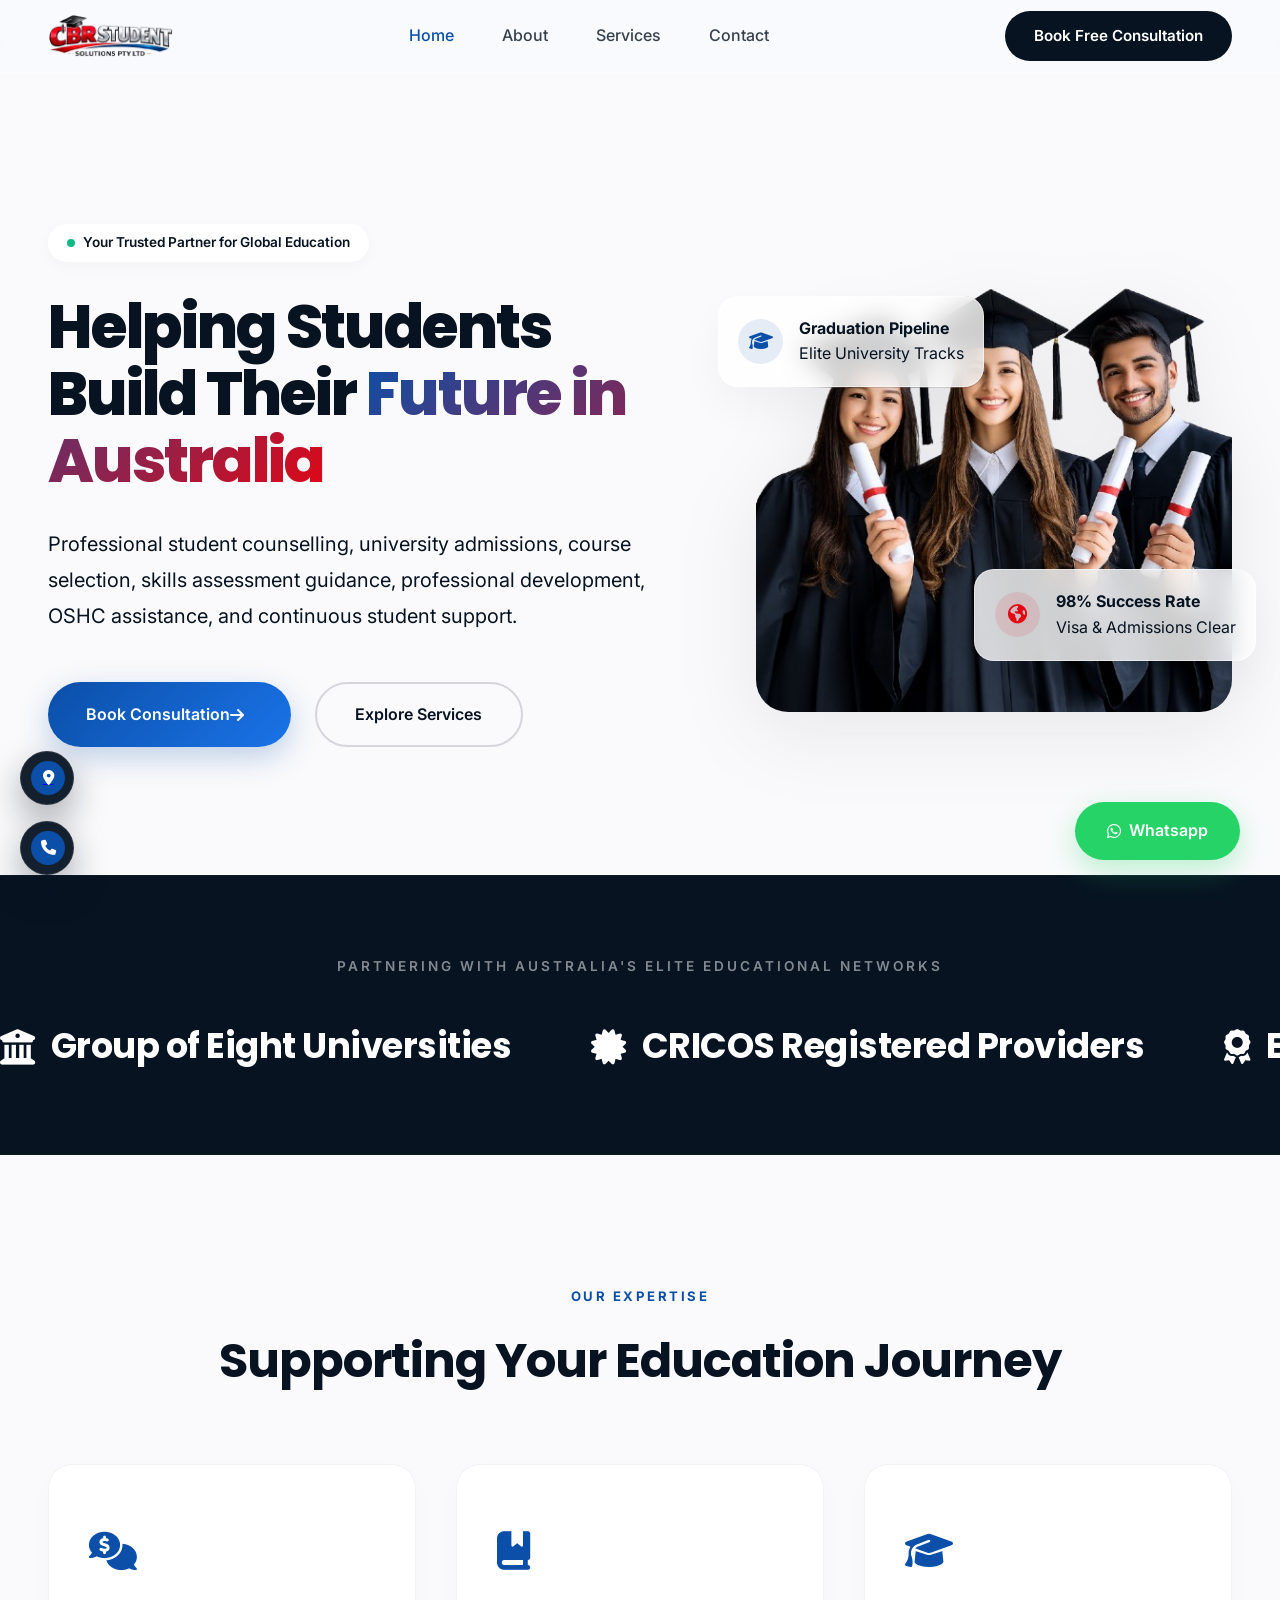
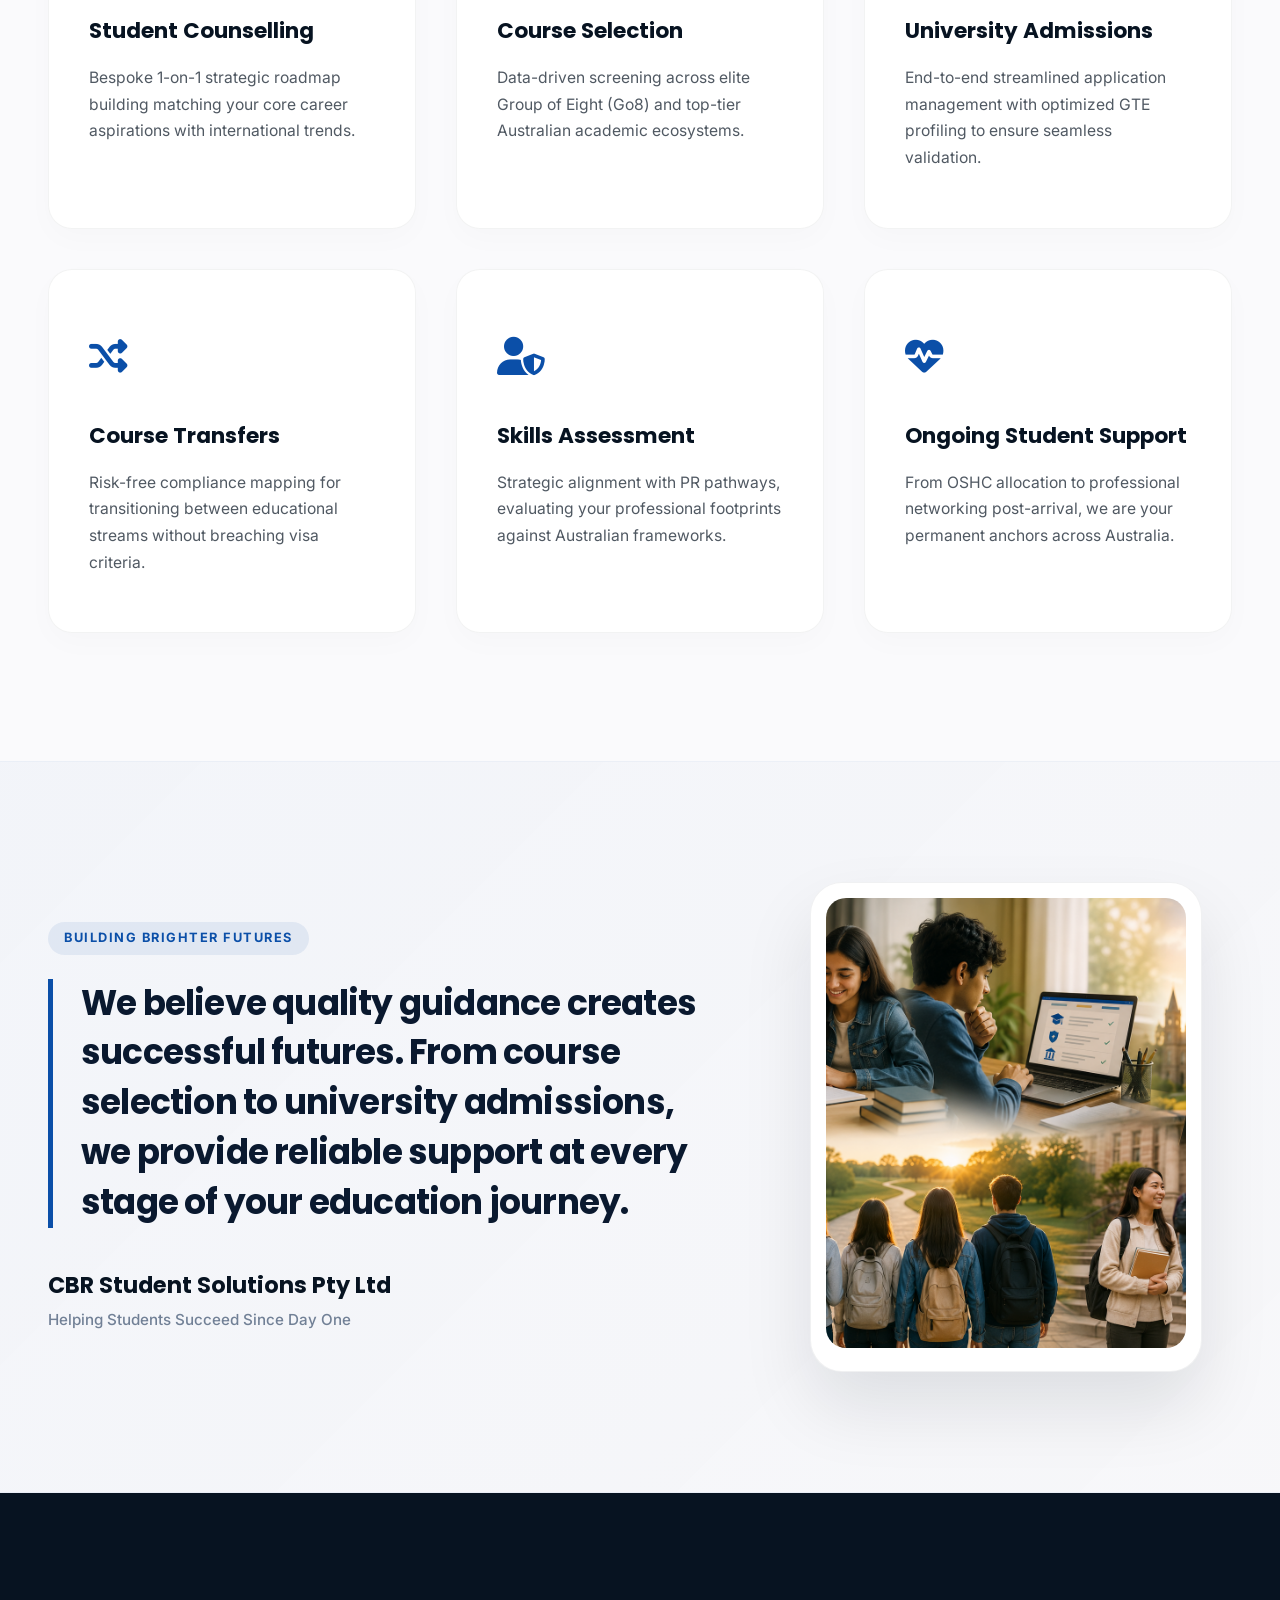
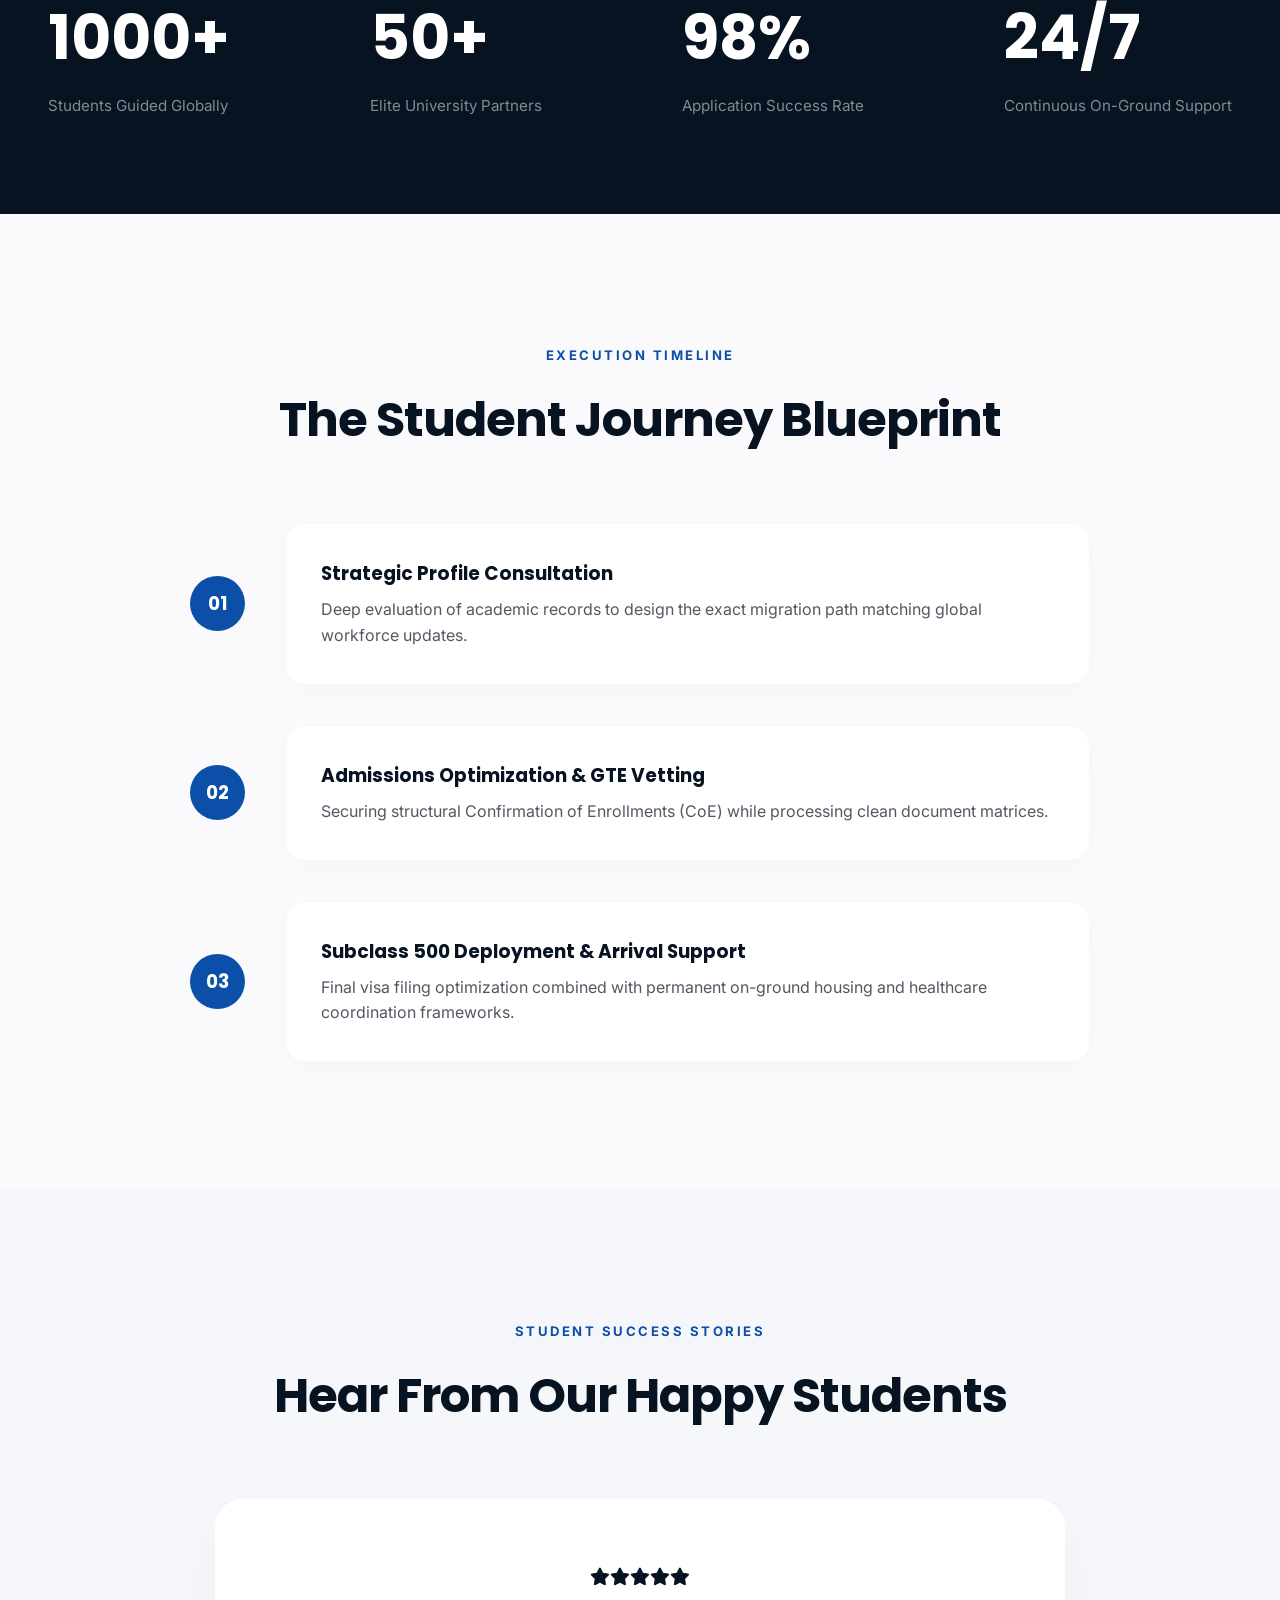
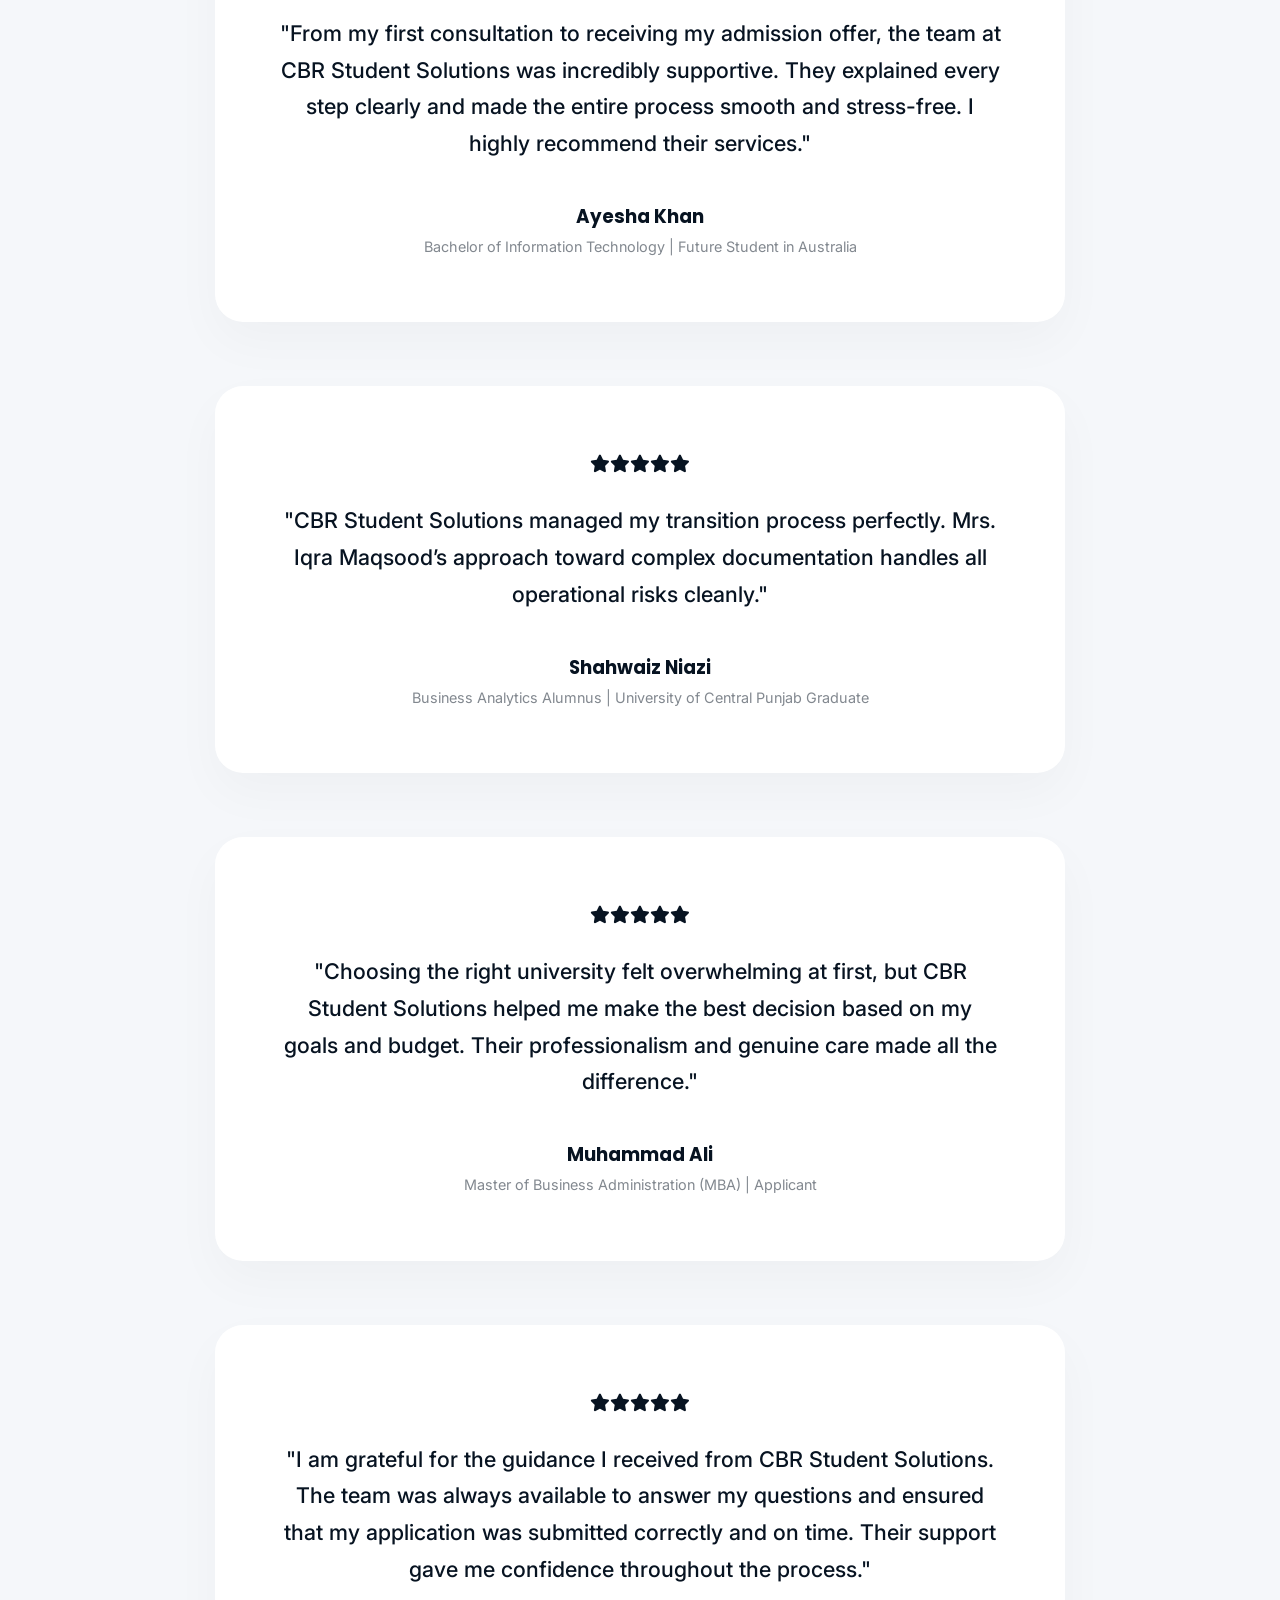
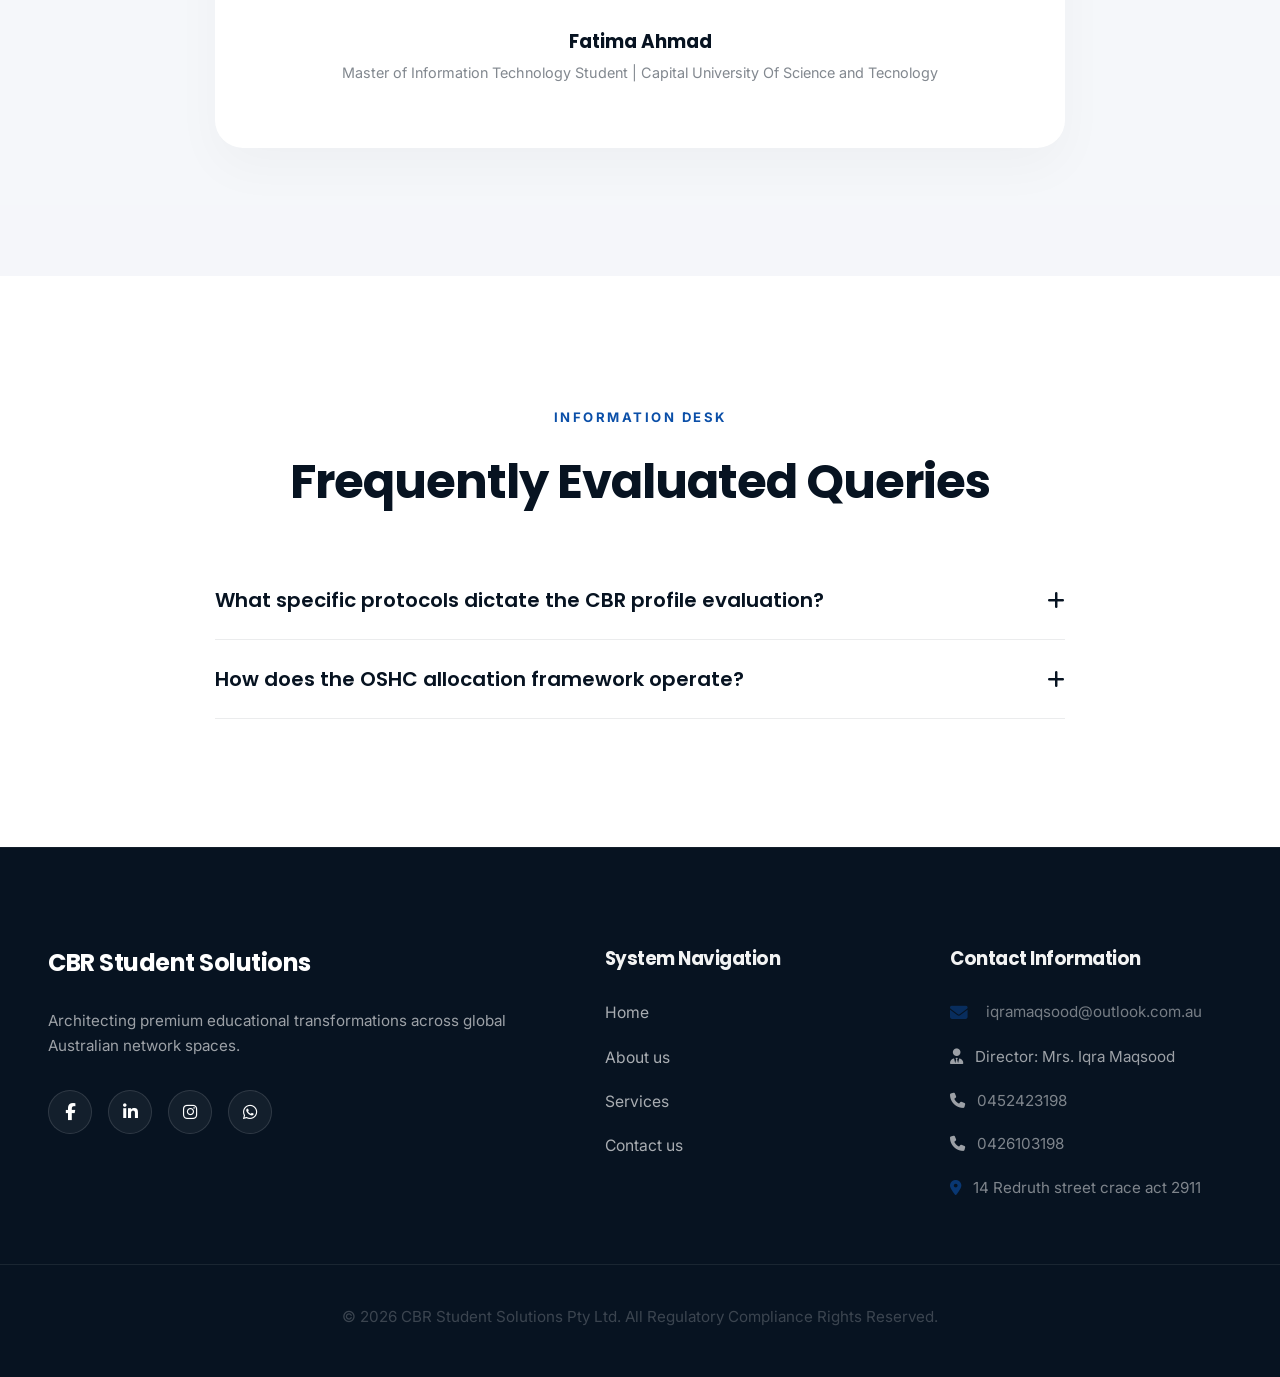
<file: index.html>
<!DOCTYPE html>
<html lang="en">
<head>
    <meta charset="UTF-8">
    <meta name="viewport" content="width=device-width, initial-scale=1.0">
    <meta name="description" content="CBR Student Solutions Pty Ltd - Elite Australian Education Consultancy. Expert university admissions, visa compliance, and course selection by Mrs. Iqra Maqsood.">
    <meta name="keywords" content="Study in Australia, Australian Education Consultant, University Admission, Student Visa Australia, CBR Student Solutions">
    <meta name="author" content="CBR Student Solutions">
    
    <!-- Open Graph Metadata -->
    <meta property="og:type" content="website">
    <meta property="og:url" content="https://www.cbrstudent.com/">
    <meta property="og:site_name" content="CBR Student Solutions">
    <meta property="og:title" content="CBR Student Solutions | Australian Education Consultancy">
    <meta property="og:description" content="Empowering international students to build their futures in Australia with elite, transparent counseling and end-to-end admissions support.">
    <meta property="og:image" content="assets/og-banner.png">

    <title>CBR Student Solutions | Elite Australian Education Consultancy</title>
    
    <!-- Premium Google Fonts -->
    <link rel="preconnect" href="https://fonts.googleapis.com">
    <link rel="preconnect" href="https://fonts.gstatic.com" crossorigin>
    <link href="https://fonts.googleapis.com/css2?family=Inter:wght@300;400;500;600;700&family=Poppins:wght@400;600;700;800&display=swap" rel="stylesheet">
    
    <!-- Font Awesome Icons Core -->
    <link rel="stylesheet" href="https://cdnjs.cloudflare.com/ajax/libs/font-awesome/6.4.0/css/all.min.css">
    
    <!-- Third-Party Animation Core Stylesheets (Pre-load optimized) -->
    <link rel="stylesheet" href="https://unpkg.com/aos@next/dist/aos.css" />

    <!-- System Architecture Stylesheets -->
    <link rel="stylesheet" href="css/style.css">
    <link rel="stylesheet" href="css/animations.css">
    <link rel="stylesheet" href="css/responsive.css">
    
    <!-- Site Icon (Favicon) -->
    <link rel="icon" type="image/png" href="assets/favicon.png">

    <!-- Google Search Schema (For Site Name Display) -->
    <script type="application/ld+json">
    {
      "@context": "https://schema.org",
      "@type": "WebSite",
      "name": "CBR Student Solutions",
      "url": "https://www.cbrstudent.com/"
    }
    </script>
</head>
<body>

    <!-- Ultra-Luxury Smooth Scroll Progress Tracker -->
    <div class="scroll-progress-container">
        <div class="scroll-progress-bar" id="progressBar"></div>
    </div>

    <!-- Transparent Glass Header -->
    <header class="glass-header">
        <div class="header-container">
            <a href="/" class="logo-wrapper">
                <!-- High-End Responsive PNG Logo Placement Component -->
                <img src="assets/logo1.png" alt="CBR Student Solutions Logo" class="brand-logo-img">
            </a>
            
            <nav class="nav-menu">
                <a href="/" class="nav-link active">Home</a>
                <a href="/about" class="nav-link">About</a>
                <a href="/services" class="nav-link">Services</a>
                <a href="/contact" class="nav-link">Contact</a>
            </nav>

            <div class="header-actions">
                <a href="/contact" class="cta-premium">
                    <span>Book Free Consultation</span>
                </a>
                <button class="hamburger-menu" aria-label="Toggle Menu">
                    <span class="bar"></span>
                    <span class="bar"></span>
                    <span class="bar"></span>
                </button>
            </div>
        </div>
    </header>

    <!-- Master Content Flow Wrapper -->
    <main class="main-content-flow">
        
        <!-- Apple & Stripe-Inspired Hero Section -->
        <section class="hero-section">
            <div class="hero-bg-glow animate-gradient"></div>
            <div class="container hero-grid">
                
                <div class="hero-content">
                    <div class="trust-badge-mini" data-aos="fade-down">
                        <span class="badge-dot"></span> Your Trusted Partner for Global Education
                    </div>
                    <h1 class="hero-title" data-aos="fade-up" data-aos-delay="100">
                        Helping Students Build Their <span class="text-gradient">Future in Australia</span>
                    </h1>
                    <p class="hero-subtitle" data-aos="fade-up" data-aos-delay="200">
                        Professional student counselling, university admissions, course selection, skills assessment guidance, professional development, OSHC assistance, and continuous student support.
                    </p>
                    <div class="hero-cta-group" data-aos="fade-up" data-aos-delay="300">
                        <a href="/contact" class="btn-primary-glow">Book Consultation <i class="fa-solid fa-arrow-right icon-spacing"></i></a>
                        <a href="/services" class="btn-secondary-outline">Explore Services</a>
                    </div>
                </div>

                <div class="hero-visual-wrapper" data-aos="zoom-in-up" data-aos-delay="200">
                    <div class="parallax-scene">
                        <div class="main-hero-image-layer">
                            <img src="assets/student11.png" alt="International Students Australia" class="premium-hero-img">
                        </div>
                        
                        <!-- Floating Luxury UI Modules -->
                        <div class="glass-card-floating floating-1">
                            <div class="icon-box-mesh blue-glow"><i class="fa-solid fa-graduation-cap"></i></div>
                            <div>
                                <h4>Graduation Pipeline</h4>
                                <p>Elite University Tracks</p>
                            </div>
                        </div>

                        <div class="glass-card-floating floating-2">
                            <div class="icon-box-mesh red-glow"><i class="fa-solid fa-earth-americas"></i></div>
                            <div>
                                <h4>98% Success Rate</h4>
                                <p>Visa & Admissions Clear</p>
                            </div>
                        </div>
                    </div>
                </div>

            </div>
        </section>

        <!-- ==========================================================================
           ULTRA-PREMIUM INFINITE INSTITUTIONAL LOGO MARQUEE (REFACTORED WITH DUAL LOOP)
           ========================================================================== -->
        <section class="marquee-section">
            <div class="marquee-title">Partnering With Australia's Elite Educational Networks</div>
            <div class="marquee-track-container">
                <div class="marquee-content-wrapper dynamic-loop-engine">
                    <!-- Primary Master Frame Track -->
                    <div class="marquee-loop-track">
                        <span><i class="fa-solid fa-building-columns"></i> Group of Eight Universities</span>
                        <span><i class="fa-solid fa-certificate"></i> CRICOS Registered Providers</span>
                        <span><i class="fa-solid fa-award"></i> Elite Technical Colleges</span>
                        <span><i class="fa-solid fa-passport"></i> Subclass 500 Compliant Ecosystems</span>
                        <span><i class="fa-solid fa-graduation-cap"></i> Go8 Admissions Certified</span>
                    </div>
                    <!-- Duplicate Identical Mirror Track for Infinite 100% Loop (Fixes Page Bleeding) -->
                    <div class="marquee-loop-track" aria-hidden="true">
                        <span><i class="fa-solid fa-building-columns"></i> Group of Eight Universities</span>
                        <span><i class="fa-solid fa-certificate"></i> CRICOS Registered Providers</span>
                        <span><i class="fa-solid fa-award"></i> Elite Technical Colleges</span>
                        <span><i class="fa-solid fa-passport"></i> Subclass 500 Compliant Ecosystems</span>
                        <span><i class="fa-solid fa-graduation-cap"></i> Go8 Admissions Certified</span>
                    </div>
                </div>
            </div>
        </section>

        <!-- Services Section with Awwwards-Inspired Mesh Grid -->
        <section class="services-section" id="services">
            <div class="container">
                <div class="section-header text-center" data-aos="fade-up">
                    <span class="section-subtitle">Our Expertise</span>
                    <h2 class="section-title">Supporting Your Education Journey</h2>
                </div>
                
                <div class="services-mesh">
                    <div class="service-card-premium visual-tilt" data-aos="fade-up" data-aos-delay="100">
                        <div class="card-glow-effect"></div>
                        <div class="service-icon-wrapper"><i class="fa-solid fa-comments-dollar text-primary"></i></div>
                        <h3 class="service-card-title">Student Counselling</h3>
                        <p class="service-card-desc">Bespoke 1-on-1 strategic roadmap building matching your core career aspirations with international trends.</p>
                    </div>

                    <div class="service-card-premium visual-tilt" data-aos="fade-up" data-aos-delay="200">
                        <div class="card-glow-effect"></div>
                        <div class="service-icon-wrapper"><i class="fa-solid fa-book-bookmark text-primary"></i></div>
                        <h3 class="service-card-title">Course Selection</h3>
                        <p class="service-card-desc">Data-driven screening across elite Group of Eight (Go8) and top-tier Australian academic ecosystems.</p>
                    </div>

                    <div class="service-card-premium visual-tilt" data-aos="fade-up" data-aos-delay="300">
                        <div class="card-glow-effect"></div>
                        <div class="service-icon-wrapper"><i class="fa-solid fa-graduation-cap text-primary"></i></div>
                        <h3 class="service-card-title">University Admissions</h3>
                        <p class="service-card-desc">End-to-end streamlined application management with optimized GTE profiling to ensure seamless validation.</p>
                    </div>

                    <div class="service-card-premium visual-tilt" data-aos="fade-up" data-aos-delay="400">
                        <div class="card-glow-effect"></div>
                        <div class="service-icon-wrapper"><i class="fa-solid fa-shuffle text-primary"></i></div>
                        <h3 class="service-card-title">Course Transfers</h3>
                        <p class="service-card-desc">Risk-free compliance mapping for transitioning between educational streams without breaching visa criteria.</p>
                    </div>

                    <div class="service-card-premium visual-tilt" data-aos="fade-up" data-aos-delay="500">
                        <div class="card-glow-effect"></div>
                        <div class="service-icon-wrapper"><i class="fa-solid fa-user-shield text-primary"></i></div>
                        <h3 class="service-card-title">Skills Assessment</h3>
                        <p class="service-card-desc">Strategic alignment with PR pathways, evaluating your professional footprints against Australian frameworks.</p>
                    </div>

                    <div class="service-card-premium visual-tilt" data-aos="fade-up" data-aos-delay="600">
                        <div class="card-glow-effect"></div>
                        <div class="service-icon-wrapper"><i class="fa-solid fa-heart-pulse text-primary"></i></div>
                        <h3 class="service-card-title">Ongoing Student Support</h3>
                        <p class="service-card-desc">From OSHC allocation to professional networking post-arrival, we are your permanent anchors across Australia.</p>
                    </div>
                </div>
            </div>
        </section>

        <!-- Executive Director Message Section -->
        <!-- <section class="director-profile-section">
            <div class="container director-grid">
                <div class="director-narrative" data-aos="fade-right">
                    <div class="executive-tag">Our Commitment to Students</div>
                    <h2 class="director-statement">"Every student's journey is unique. We are committed to providing honest guidance, personalized support, and trusted advice to help you achieve your education goals in Australia."</h2>
                    <div class="director-identity-footer">
                        <h3 class="director-name">Mrs. Iqra Maqsood</h3>
                        <p class="director-designation">Director, CBR Student Solutions Pty Ltd</p>
                    </div>
                </div>
                <div class="director-portrait-container" data-aos="fade-left">
                    <div class="portrait-glass-card">
                        <img src="assets/about2.png" alt="Mrs. Iqra Maqsood Portrait" class="executive-portrait">
                    </div>
                </div>
            </div>
        </section> -->
        <!-- Executive Director Message Section (Home Page Variant) -->
        <section class="director-profile-section">
            <div class="container director-grid">
                <div class="director-narrative" data-aos="fade-right">
                    <div class="executive-tag">Building Brighter Futures</div>
                    <h2 class="director-statement">We believe quality guidance creates successful futures. From course selection to university admissions, we provide reliable support at every stage of your education journey.</h2>
                    <div class="director-identity-footer">
                        <h3 class="director-name">CBR Student Solutions Pty Ltd</h3>
                        <p class="director-designation">Helping Students Succeed Since Day One</p>
                    </div>
                </div>
                <div class="director-portrait-container" data-aos="fade-left">
                    <div class="portrait-glass-card">
                        <img src="assets/home2.png" alt="Mrs. Iqra Maqsood Portrait" class="executive-portrait">
                    </div>
                </div>
            </div>
        </section>

        <!-- Live Statistics Counter Banner -->
        <section class="stats-counter-banner">
            <div class="container stats-flex">
                <div class="stat-node" data-aos="zoom-in">
                    <div class="stat-count-wrapper"><span class="counter-val" data-target="1000">1000</span>+</div>
                    <p class="stat-node-label">Students Guided Globally</p>
                </div>
                <div class="stat-node" data-aos="zoom-in" data-aos-delay="100">
                    <div class="stat-count-wrapper"><span class="counter-val" data-target="50">50</span>+</div>
                    <p class="stat-node-label">Elite University Partners</p>
                </div>
                <div class="stat-node" data-aos="zoom-in" data-aos-delay="200">
                    <div class="stat-count-wrapper"><span class="counter-val" data-target="98">98</span>%</div>
                    <p class="stat-node-label">Application Success Rate</p>
                </div>
                <div class="stat-node" data-aos="zoom-in" data-aos-delay="300">
                    <div class="stat-count-wrapper">24/7</div>
                    <p class="stat-node-label">Continuous On-Ground Support</p>
                </div>
            </div>
        </section>

        <!-- Blueprint Student Journey Timeline Section -->
        <section class="journey-timeline-section">
            <div class="container">
                <div class="section-header text-center" data-aos="fade-up">
                    <span class="section-subtitle">Execution Timeline</span>
                    <h2 class="section-title">The Student Journey Blueprint</h2>
                </div>

                <div class="interactive-timeline">
                    <div class="timeline-step-block" data-aos="fade-up">
                        <div class="step-number-node">01</div>
                        <div class="step-card-glass">
                            <h3>Strategic Profile Consultation</h3>
                            <p>Deep evaluation of academic records to design the exact migration path matching global workforce updates.</p>
                        </div>
                    </div>

                    <div class="timeline-step-block" data-aos="fade-up" data-aos-delay="100">
                        <div class="step-number-node">02</div>
                        <div class="step-card-glass">
                            <h3>Admissions Optimization & GTE Vetting</h3>
                            <p>Securing structural Confirmation of Enrollments (CoE) while processing clean document matrices.</p>
                        </div>
                    </div>

                    <div class="timeline-step-block" data-aos="fade-up" data-aos-delay="200">
                        <div class="step-number-node">03</div>
                        <div class="step-card-glass">
                            <h3>Subclass 500 Deployment & Arrival Support</h3>
                            <p>Final visa filing optimization combined with permanent on-ground housing and healthcare coordination frameworks.</p>
                        </div>
                    </div>
                </div>
            </div>
        </section>

        <!-- Alumni Testimonials Slider Grid -->
        <section class="testimonials-section">
            <div class="container">
                <div class="section-header text-center" data-aos="fade-up">
                    <span class="section-subtitle">Student Success Stories</span>
                    <h2 class="section-title">Hear From Our Happy Students</h2>
                </div>
                
                <div class="testimonial-glass-card" data-aos="zoom-in">
                    <div class="rating-stars"><i class="fa-solid fa-star text-secondary"></i><i class="fa-solid fa-star text-secondary"></i><i class="fa-solid fa-star text-secondary"></i><i class="fa-solid fa-star text-secondary"></i><i class="fa-solid fa-star text-secondary"></i></div>
                    <p class="testimonial-text">"From my first consultation to receiving my admission offer, the team at CBR Student Solutions was incredibly supportive. They explained every step clearly and made the entire process smooth and stress-free. I highly recommend their services."</p>
                    <div class="student-profile-info">
                        <h4>Ayesha Khan</h4>
                        <p>Bachelor of Information Technology | Future Student in Australia</p>
                    </div>
                </div>
            </div>
            <!-- 2 -->
             <div class="testimonial-glass-card" data-aos="zoom-in">
                    <div class="rating-stars"><i class="fa-solid fa-star text-secondary"></i><i class="fa-solid fa-star text-secondary"></i><i class="fa-solid fa-star text-secondary"></i><i class="fa-solid fa-star text-secondary"></i><i class="fa-solid fa-star text-secondary"></i></div>
                    <p class="testimonial-text">"CBR Student Solutions managed my transition process perfectly. Mrs. Iqra Maqsood’s approach toward complex documentation handles all operational risks cleanly."</p>
                    <div class="student-profile-info">
                        <h4>Shahwaiz Niazi</h4>
                        <p>Business Analytics Alumnus | University of Central Punjab Graduate</p>
                    </div>
                </div>
            </div>
            <!-- 3 -->
             <div class="testimonial-glass-card" data-aos="zoom-in">
                    <div class="rating-stars"><i class="fa-solid fa-star text-secondary"></i><i class="fa-solid fa-star text-secondary"></i><i class="fa-solid fa-star text-secondary"></i><i class="fa-solid fa-star text-secondary"></i><i class="fa-solid fa-star text-secondary"></i></div>
                    <p class="testimonial-text">"Choosing the right university felt overwhelming at first, but CBR Student Solutions helped me make the best decision based on my goals and budget. Their professionalism and genuine care made all the difference."</p>
                    <div class="student-profile-info">
                        <h4>Muhammad Ali</h4>
                        <p>Master of Business Administration (MBA) | Applicant</p>
                    </div>
                </div>
            </div>
            <!-- 4 -->
             <div class="testimonial-glass-card" data-aos="zoom-in">
                    <div class="rating-stars"><i class="fa-solid fa-star text-secondary"></i><i class="fa-solid fa-star text-secondary"></i><i class="fa-solid fa-star text-secondary"></i><i class="fa-solid fa-star text-secondary"></i><i class="fa-solid fa-star text-secondary"></i></div>
                    <p class="testimonial-text">"I am grateful for the guidance I received from CBR Student Solutions. The team was always available to answer my questions and ensured that my application was submitted correctly and on time. Their support gave me confidence throughout the process."</p>
                    <div class="student-profile-info">
                        <h4>Fatima Ahmad</h4>
                        <p>Master of Information Technology Student | Capital University Of Science and Tecnology</p>
                    </div>
                </div>
            </div>
        </section>

        <!-- FAQ System Accordion Grid -->
        <section class="faq-section">
            <div class="container">
                <div class="section-header text-center" data-aos="fade-up">
                    <span class="section-subtitle">Information Desk</span>
                    <h2 class="section-title">Frequently Evaluated Queries</h2>
                </div>

                <div class="faq-accordion-wrapper" data-aos="fade-up">
                    <div class="faq-accordion-item">
                        <button class="faq-trigger">What specific protocols dictate the CBR profile evaluation? <span class="accordion-icon"><i class="fa-solid fa-plus"></i></span></button>
                        <div class="faq-panel">
                            <p>We work systematically on predictive qualification frameworks. Every application matrix is cross-checked against standard Australian Department of Home Affairs guidelines before final submission.</p>
                        </div>
                    </div>
                    <div class="faq-accordion-item">
                        <button class="faq-trigger">How does the OSHC allocation framework operate? <span class="accordion-icon"><i class="fa-solid fa-plus"></i></span></button>
                        <div class="faq-panel">
                            <p>We source valid Overseas Student Health Cover allocations directly from premium certified providers instantly ensuring full data compliance alignment.</p>
                        </div>
                    </div>
                </div>
            </div>
        </section>

    </main>

    <!-- Floating Hardware Accelerated Sticky WhatsApp Action -->
    <a href="https://wa.me/61426103198" class="whatsapp-floating-trigger" target="_blank" rel="noopener noreferrer" aria-label="WhatsApp Executive Chat">
        <i class="fa-brands fa-whatsapp icon-spacing"></i> Whatsapp
    </a>

   
<!-- Premium Luxury Footer System -->
    <footer class="premium-footer">
        <div class="container footer-grid">
            
            <!-- Left Brand Column with Social Integration -->
            <div class="footer-brand-column">
                <h3>CBR Student Solutions</h3>
                <p>Architecting premium educational transformations across global Australian network spaces.</p>
                
                <!-- Luxury High-Engagement Social Action Panel -->
                <div class="footer-social-panel">
                    <a href="https://facebook.com/cbrstudentsolutions" target="_blank" rel="noopener noreferrer" class="social-mesh-node" aria-label="Connect on Facebook">
                        <i class="fa-brands fa-facebook-f"></i>
                    </a>
                    <a href="https://linkedin.com/company/cbrstudentsolutions" target="_blank" rel="noopener noreferrer" class="social-mesh-node" aria-label="Connect on LinkedIn">
                        <i class="fa-brands fa-linkedin-in"></i>
                    </a>
                    <a href="https://instagram.com/cbrstudentsolutions" target="_blank" rel="noopener noreferrer" class="social-mesh-node" aria-label="Follow on Instagram">
                        <i class="fa-brands fa-instagram"></i>
                    </a>
                    <a href="https://wa.me/61426103198" target="_blank" rel="noopener noreferrer" class="social-mesh-node" aria-label="Chat on WhatsApp">
                        <i class="fa-brands fa-whatsapp"></i>
                    </a>
                </div>
            </div>

            <!-- Middle Navigation Links Column -->
            <div class="footer-links-column">
                <h4>System Navigation</h4>
                <a href="/">Home</a>
                <a href="/about">About us</a>
                <a href="/services">Services</a>
                <a href="/contact">Contact us</a>
            </div>

            <!-- Right Communications Column with Clickable Email -->
            <div class="footer-contact-column">
                <h4>Contact Information</h4>
                <p>
                    <a href="mailto:iqramaqsood@outlook.com.au?subject=Inquiry%20from%20CBR%20Student%20Solutions" class="footer-mail-trigger">
                        <i class="fa-solid fa-envelope icon-spacing"></i> iqramaqsood@outlook.com.au
                    </a>
                </p>
                <p><i class="fa-solid fa-user-tie icon-spacing"></i> Director: Mrs. Iqra Maqsood</p>
                <p><i class="fa-solid fa-phone icon-spacing"></i> <a href="tel:0452423198" style="color: inherit; text-decoration: none; opacity: 0.8;">0452423198</a></p>
                <p><i class="fa-solid fa-phone icon-spacing"></i> <a href="tel:0426103198" style="color: inherit; text-decoration: none; opacity: 0.8;">0426103198</a></p>
                <p>
    <i class="fa-solid fa-location-dot icon-spacing" style="color: #0B4FA8;"></i> 
    <a href="https://www.google.com/maps/search/?api=1&query=14+Redruth+street+crace+act+2911" target="_blank" rel="noopener noreferrer" style="color: inherit; text-decoration: none; opacity: 0.8; transition: opacity 0.3s;" onmouseover="this.style.opacity='1'" onmouseout="this.style.opacity='0.8'">
        14 Redruth street crace act 2911
    </a>
</p>
            </div>

        </div>
        <div class="footer-copyright-bar text-center">
            <p>&copy; 2026 CBR Student Solutions Pty Ltd. All Regulatory Compliance Rights Reserved.</p>
        </div>
    </footer>

    <!-- Core Script Injections -->
    <script src="https://cdnjs.cloudflare.com/ajax/libs/gsap/3.12.2/gsap.min.js"></script>
    <script src="https://unpkg.com/aos@next/dist/aos.js"></script>
    
    <script src="js/script.js"></script>
    <script src="js/animations.js"></script>
<!-- ==========================================================================
       CENTRAL VERTICAL SIDES FLOATING INTERACTION MATRIX (MAPS & TWO HOTLINES)
       ========================================================================== -->
    
    <!-- Left Side Center: Animated Location Node (Google Maps Route) -->
    <a href="https://www.google.com/maps/search/?api=1&query=14+Redruth+street+crace+act+2911" target="_blank" rel="noopener noreferrer" class="floating-axis-node axis-left">
        <div class="axis-node-trigger">
            <i class="fa-solid fa-location-dot animation-pulse"></i>
        </div>
        <div class="axis-node-content">
            <span>14 Redruth street crace act 2911</span>
        </div>
    </a>

    <!-- Right Side Center: Animated Dual Phone Directory Node -->
    <div class="floating-axis-node axis-right">
        <div class="axis-node-trigger">
            <i class="fa-solid fa-phone animation-ring"></i>
        </div>
        <div class="axis-node-content dual-phone-stack">
            <a href="tel:0452423198" class="stack-phone-link">0452423198</a>
            <a href="tel:0426103198" class="stack-phone-link">0426103198</a>
        </div>
    </div>
</body>
</html>
</file>
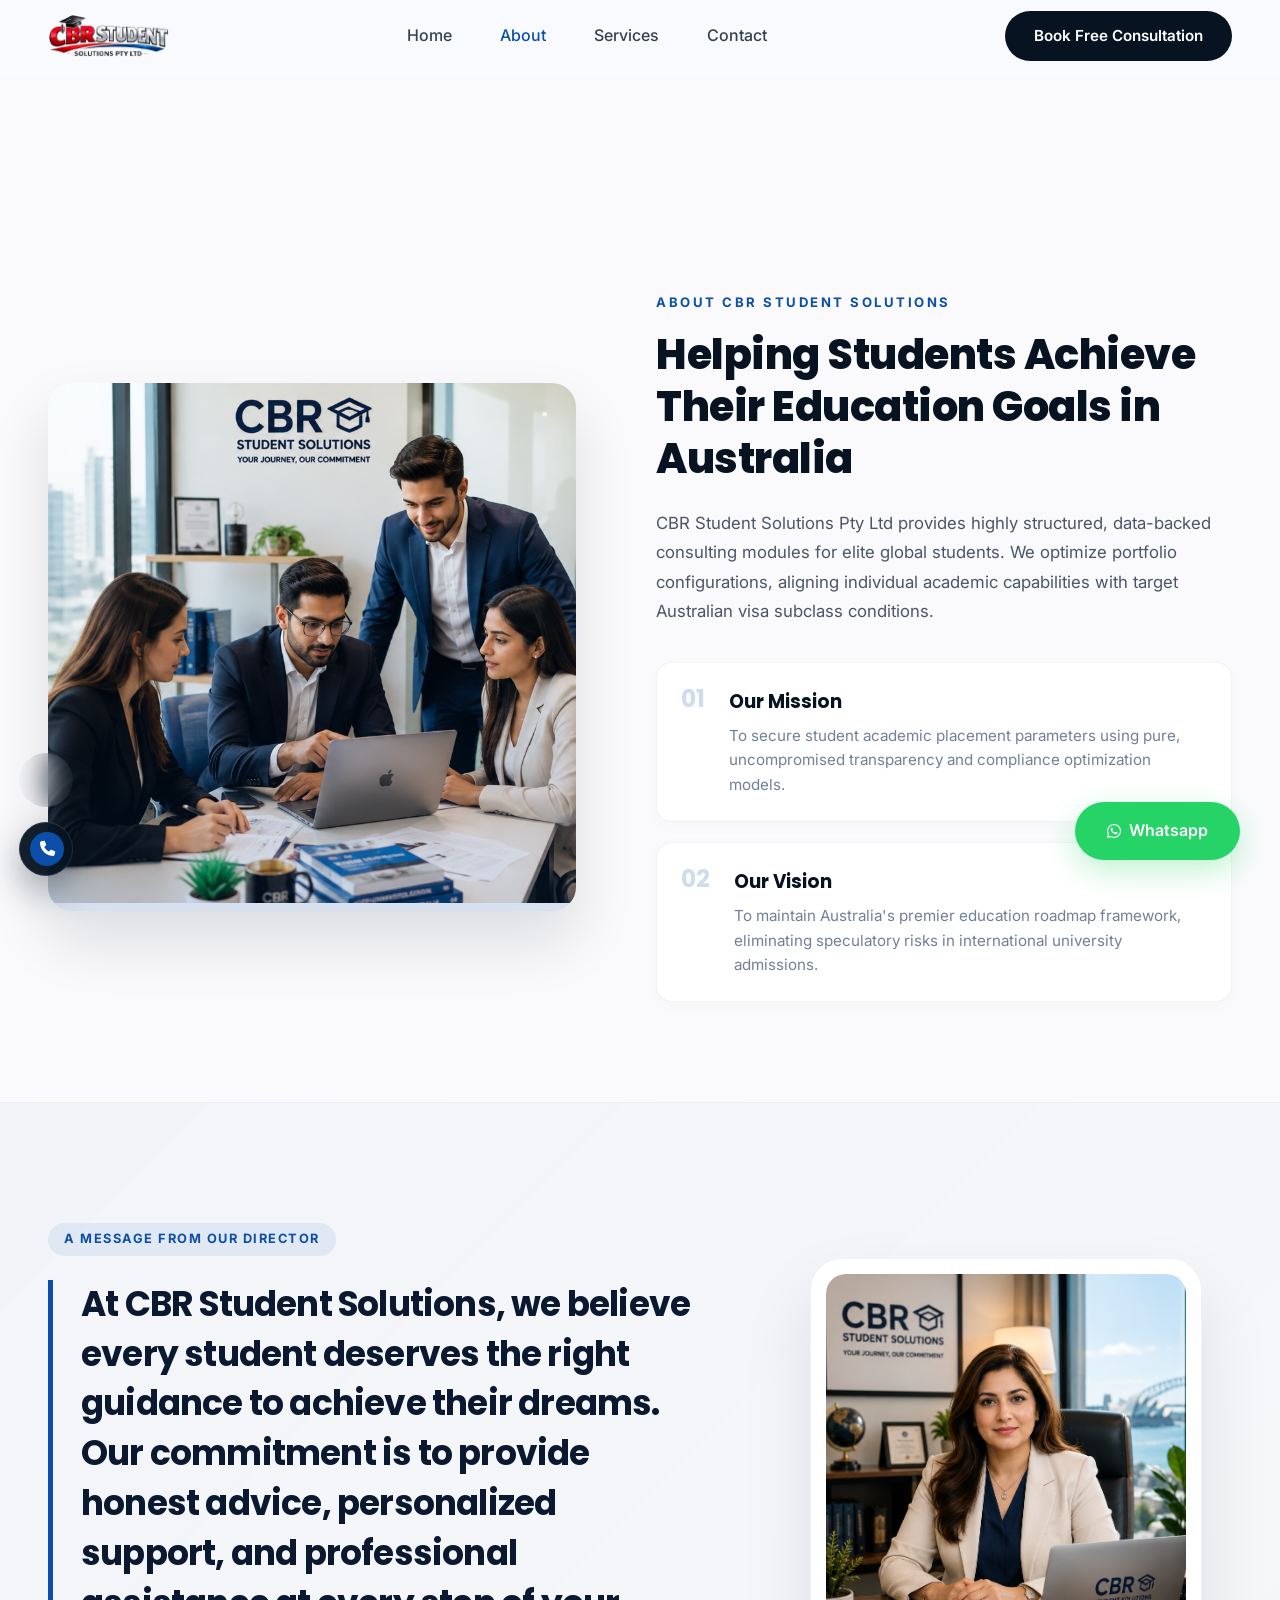
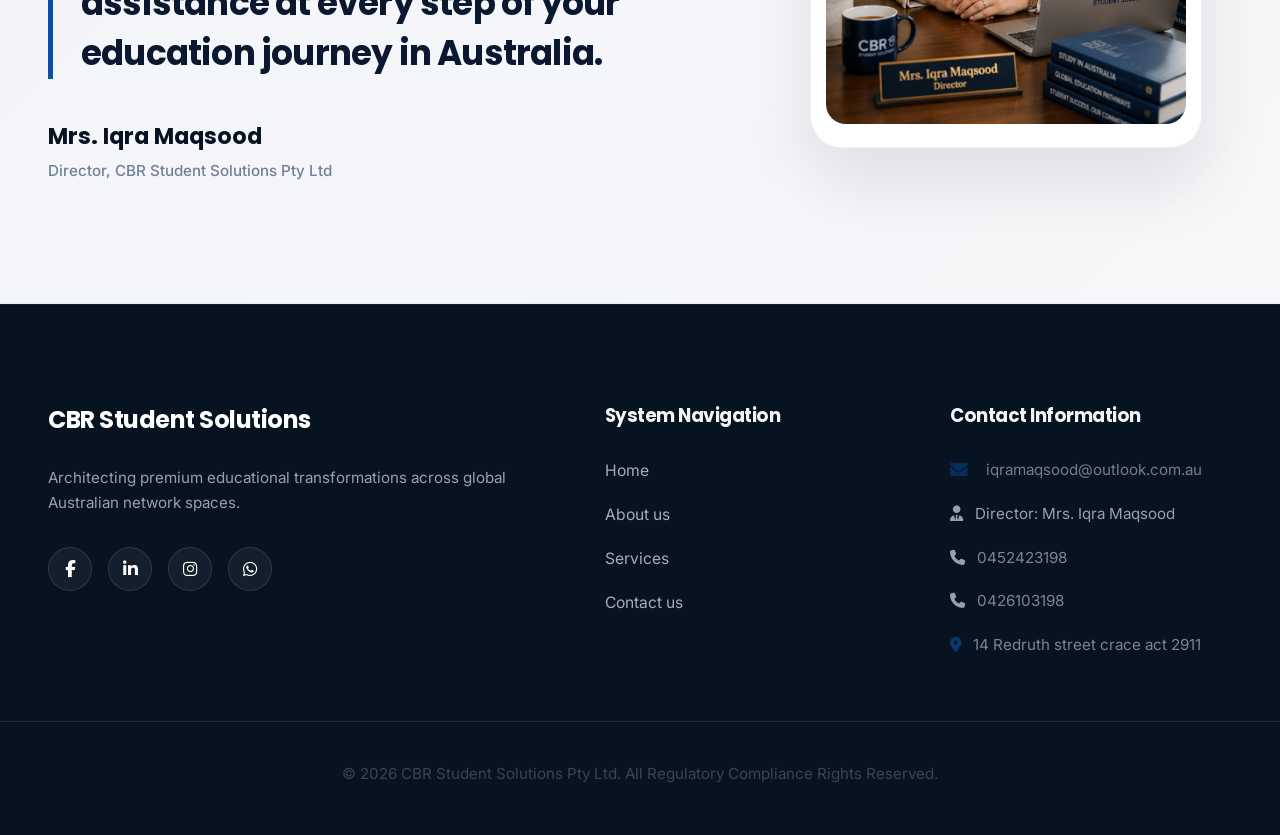
<file: about.html>
<!DOCTYPE html>
<html lang="en">
<head>
    <meta charset="UTF-8">
    <meta name="viewport" content="width=device-width, initial-scale=1.0">
    <meta name="description" content="Learn about CBR Student Solutions Pty Ltd. Our mission, values, and elite consultancy team driven by Director Mrs. Iqra Maqsood.">
    <meta property="og:url" content="https://www.cbrstudent.com/">
    <meta property="og:site_name" content="CBR Student Solutions">
    <meta property="og:image" content="assets/og-banner.png">
    <meta property="og:title" content="About Corporate Pillars | CBR Student Solutions">
    <meta property="og:description" content="Learn about CBR Student Solutions Pty Ltd. Our mission, values, and elite consultancy team driven by Director Mrs. Iqra Maqsood.">
    <title>About Corporate Pillars | CBR Student Solutions</title>
    
    <!-- Premium Google Fonts -->
    <link rel="preconnect" href="https://fonts.googleapis.com">
    <link rel="preconnect" href="https://fonts.gstatic.com" crossorigin>
    <link href="https://fonts.googleapis.com/css2?family=Inter:wght@300;400;500;600;700&family=Poppins:wght@400;600;700;800&display=swap" rel="stylesheet">
    
    <!-- Font Awesome Icons Core -->
    <link rel="stylesheet" href="https://cdnjs.cloudflare.com/ajax/libs/font-awesome/6.4.0/css/all.min.css">
    
    <!-- System Architecture Stylesheets -->
    <link rel="stylesheet" href="css/style.css">
    <link rel="stylesheet" href="css/animations.css">
    <link rel="stylesheet" href="css/responsive.css">
    <link rel="icon" type="image/png" href="assets/favicon.png">
</head>
<body>

    <!-- Scroll Progress Indicator -->
    <div class="scroll-progress-container">
        <div class="scroll-progress-bar" id="progressBar"></div>
    </div>

    <!-- Transparent Glass Header -->
   <!-- Transparent Glass Header -->
    <header class="glass-header">
        <div class="header-container">
           <a href="/" class="logo-wrapper">
                <img src="assets/logo1.png" alt="CBR Student Solutions Logo" class="brand-logo-img">
            </a>
            
            <nav class="nav-menu">
                <a href="/" class="nav-link">Home</a>
                <a href="/about" class="nav-link active">About</a>
                <a href="/services" class="nav-link">Services</a>
                <a href="/contact" class="nav-link">Contact</a>
            </nav>

            <div class="header-actions">
                <a href="/contact" class="cta-premium">
                    <span>Book Free Consultation</span>
                </a>
                <!-- YEH LINE MISSING THI: Yeh button lagana lazmi hai mobile menu ke liye -->
                <button class="hamburger-menu" aria-label="Toggle Menu">
                    <span class="bar"></span>
                    <span class="bar"></span>
                    <span class="bar"></span>
                </button>
            </div>
        </div>
    </header>

    <!-- Master Layout Wrapper -->
    <main class="main-content-flow" style="padding-top: 12rem;">
        
        <!-- Modern Split Layout Pillar Section -->
        <section class="about-section-split">
            <div class="container split-grid">
                <div class="split-left-visual">
                    <div class="image-mask-premium">
                        <img src="assets/about1.png" alt="CBR Strategy Execution Team" class="about-img-fluid">
                    </div>
                </div>
                
                <div class="split-right-content">
                    <span class="section-subtitle">About CBR Student Solutions</span>
                    <h2 class="section-title-dark">Helping Students Achieve Their Education Goals in Australia</h2>
                    <p class="about-narrative-paragraph">
                        CBR Student Solutions Pty Ltd provides highly structured, data-backed consulting modules for elite global students. We optimize portfolio configurations, aligning individual academic capabilities with target Australian visa subclass conditions.
                    </p>
                    
                    <div class="pillars-accordion">
                        <div class="pillar-row">
                            <div class="pillar-index">01</div>
                            <div class="pillar-info">
                                <h4>Our Mission</h4>
                                <p>To secure student academic placement parameters using pure, uncompromised transparency and compliance optimization models.</p>
                            </div>
                        </div>
                        <div class="pillar-row">
                            <div class="pillar-index">02</div>
                            <div class="pillar-info">
                                <h4>Our Vision</h4>
                                <p>To maintain Australia's premier education roadmap framework, eliminating speculatory risks in international university admissions.</p>
                            </div>
                        </div>
                    </div>
                </div>
            </div>
        </section>

        <!-- Dedicated Executive Board Space -->
        <section class="director-profile-section" style="background: rgba(11,79,168,0.01);">
            <div class="container director-grid">
                <div class="director-narrative">
                    <div class="executive-tag">A Message from Our Director</div>
                    <h2 class="director-statement">At CBR Student Solutions, we believe every student deserves the right guidance to achieve their dreams. Our commitment is to provide honest advice, personalized support, and professional assistance at every step of your education journey in Australia.</h2>
                    <div class="director-identity-footer">
                        <h3 class="director-name">Mrs. Iqra Maqsood</h3>
                        <p class="director-designation">Director, CBR Student Solutions Pty Ltd</p>
                    </div>
                </div>
                <div class="director-portrait-container">
                    <div class="portrait-glass-card">
                        <img src="assets/about2.png" alt="Mrs. Iqra Maqsood Director Portrait" class="executive-portrait">
                    </div>
                </div>
            </div>
        </section>

    </main>
        <!-- Floating Hardware Accelerated Sticky WhatsApp Action -->
    <a href="https://wa.me/61426103198" class="whatsapp-floating-trigger" target="_blank" rel="noopener noreferrer" aria-label="WhatsApp Executive Chat">
        <i class="fa-brands fa-whatsapp icon-spacing"></i> Whatsapp
    </a>

<!-- Premium Luxury Footer System -->
    <footer class="premium-footer">
        <div class="container footer-grid">
            
            <!-- Left Brand Column with Social Integration -->
            <div class="footer-brand-column">
                <h3>CBR Student Solutions</h3>
                <p>Architecting premium educational transformations across global Australian network spaces.</p>
                
                <!-- Luxury High-Engagement Social Action Panel -->
                <div class="footer-social-panel">
                    <a href="https://facebook.com/cbrstudentsolutions" target="_blank" rel="noopener noreferrer" class="social-mesh-node" aria-label="Connect on Facebook">
                        <i class="fa-brands fa-facebook-f"></i>
                    </a>
                    <a href="https://linkedin.com/company/cbrstudentsolutions" target="_blank" rel="noopener noreferrer" class="social-mesh-node" aria-label="Connect on LinkedIn">
                        <i class="fa-brands fa-linkedin-in"></i>
                    </a>
                    <a href="https://instagram.com/cbrstudentsolutions" target="_blank" rel="noopener noreferrer" class="social-mesh-node" aria-label="Follow on Instagram">
                        <i class="fa-brands fa-instagram"></i>
                    </a>
                    <a href="https://wa.me/61426103198" target="_blank" rel="noopener noreferrer" class="social-mesh-node" aria-label="Chat on WhatsApp">
                        <i class="fa-brands fa-whatsapp"></i>
                    </a>
                </div>
            </div>

            <!-- Middle Navigation Links Column -->
            <div class="footer-links-column">
                <h4>System Navigation</h4>
                <a href="/">Home</a>
                <a href="/about">About us</a>
                <a href="/services">Services</a>
                <a href="/contact">Contact us</a>
            </div>

            <!-- Right Communications Column with Clickable Email -->
            <div class="footer-contact-column">
                <h4>Contact Information</h4>
                <p>
                    <a href="mailto:iqramaqsood@outlook.com.au?subject=Inquiry%20from%20CBR%20Student%20Solutions" class="footer-mail-trigger">
                        <i class="fa-solid fa-envelope icon-spacing"></i> iqramaqsood@outlook.com.au
                    </a>
                </p>
                <p><i class="fa-solid fa-user-tie icon-spacing"></i> Director: Mrs. Iqra Maqsood</p>
                <p><i class="fa-solid fa-phone icon-spacing"></i> <a href="tel:0452423198" style="color: inherit; text-decoration: none; opacity: 0.8;">0452423198</a></p>
                <p><i class="fa-solid fa-phone icon-spacing"></i> <a href="tel:0426103198" style="color: inherit; text-decoration: none; opacity: 0.8;">0426103198</a></p>
                <p>
    <i class="fa-solid fa-location-dot icon-spacing" style="color: #0B4FA8;"></i> 
    <a href="https://www.google.com/maps/search/?api=1&query=14+Redruth+street+crace+act+2911" target="_blank" rel="noopener noreferrer" style="color: inherit; text-decoration: none; opacity: 0.8; transition: opacity 0.3s;" onmouseover="this.style.opacity='1'" onmouseout="this.style.opacity='0.8'">
        14 Redruth street crace act 2911
    </a>
</p>
            </div>

        </div>
        <div class="footer-copyright-bar text-center">
            <p>&copy; 2026 CBR Student Solutions Pty Ltd. All Regulatory Compliance Rights Reserved.</p>
        </div>
    </footer>

    <!-- Scripts Injection Linkage -->
    <script src="js/script.js"></script>
<!-- ==========================================================================
       CENTRAL VERTICAL SIDES FLOATING INTERACTION MATRIX (MAPS & TWO HOTLINES)
       ========================================================================== -->
    
    <!-- Left Side Center: Animated Location Node (Google Maps Route) -->
    <a href="https://www.google.com/maps/search/?api=1&query=14+Redruth+street+crace+act+2911" target="_blank" rel="noopener noreferrer" class="floating-axis-node axis-left">
        <div class="axis-node-trigger">
            <i class="fa-solid fa-location-dot animation-pulse"></i>
        </div>
        <div class="axis-node-content">
            <span>14 Redruth street crace act 2911</span>
        </div>
    </a>

    <!-- Right Side Center: Animated Dual Phone Directory Node -->
    <div class="floating-axis-node axis-right">
        <div class="axis-node-trigger">
            <i class="fa-solid fa-phone animation-ring"></i>
        </div>
        <div class="axis-node-content dual-phone-stack">
            <a href="tel:0452423198" class="stack-phone-link">0452423198</a>
            <a href="tel:0426103198" class="stack-phone-link">0426103198</a>
        </div>
    </div>
</body>
</html>
</file>
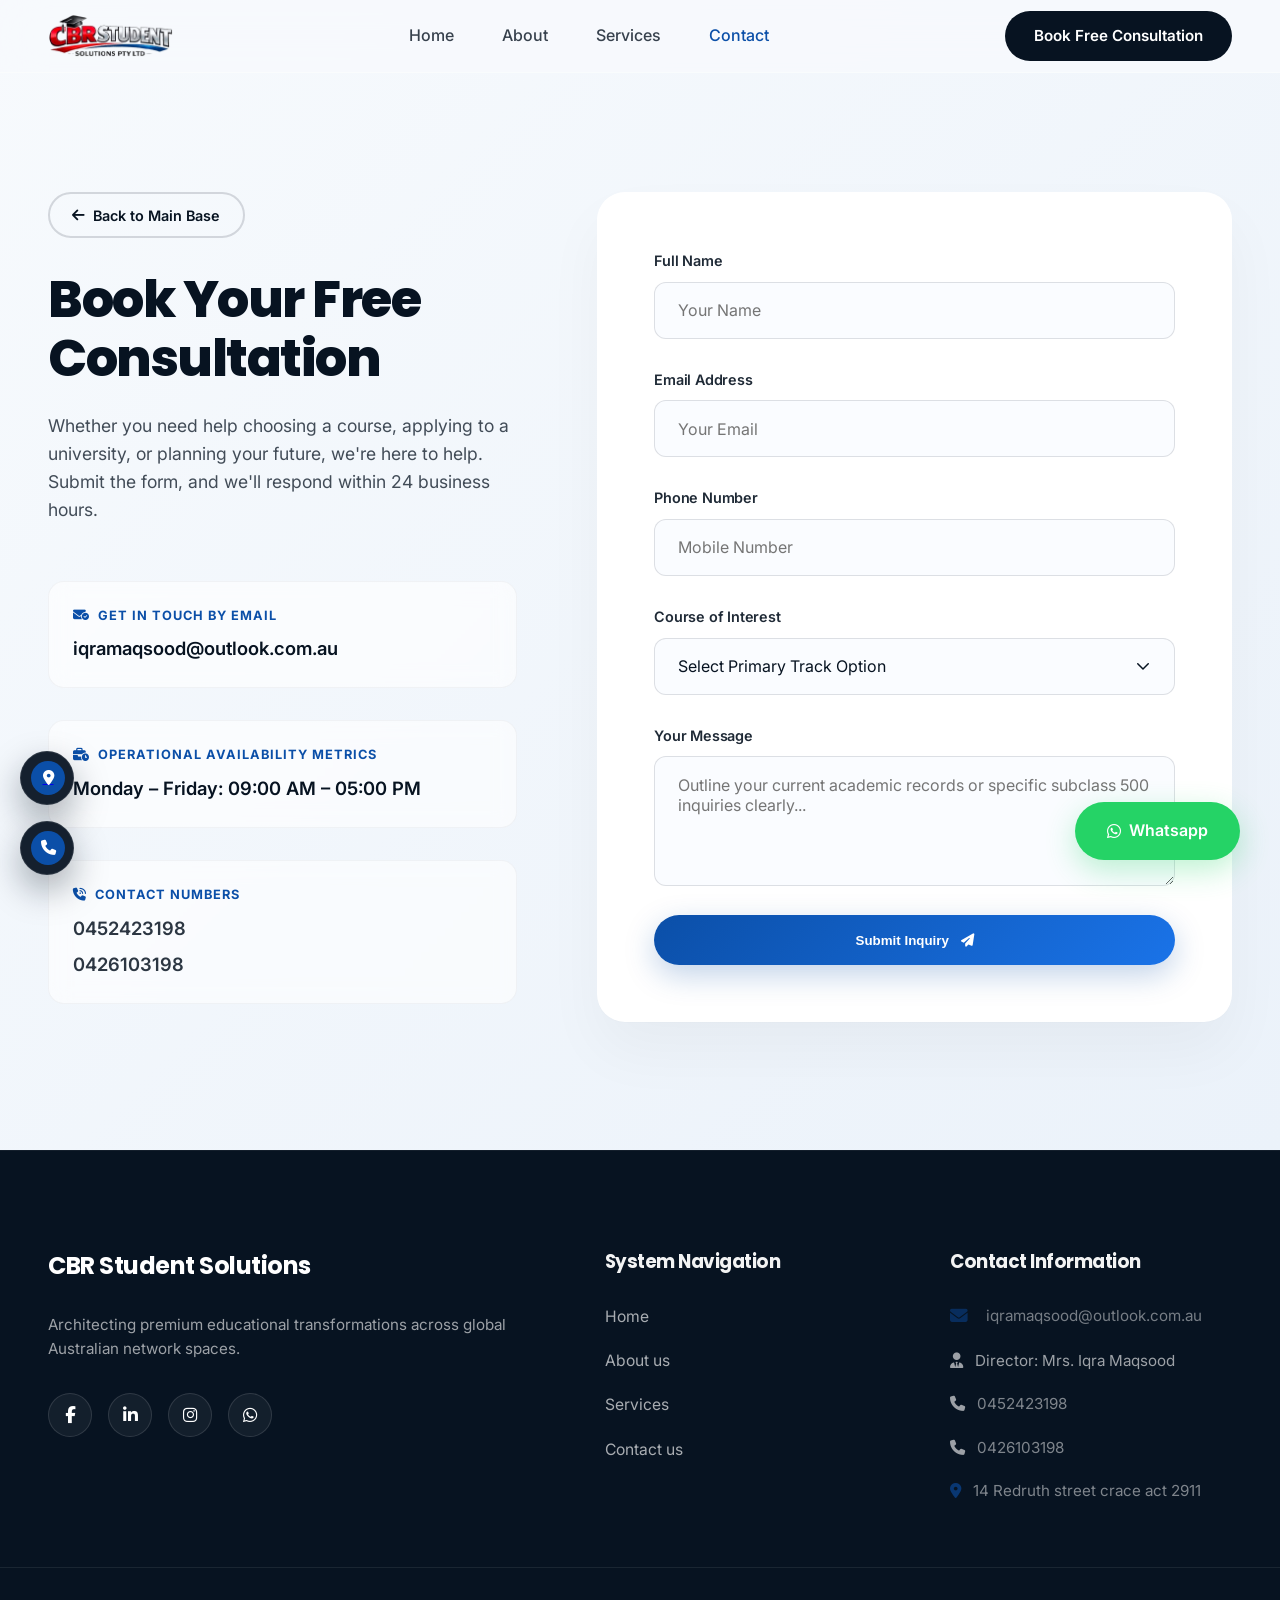
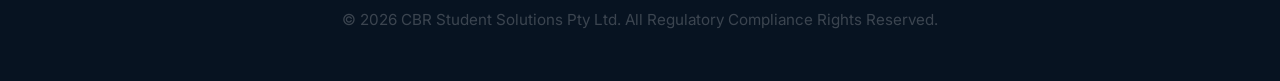
<file: contact.html>
<!DOCTYPE html>
<html lang="en">
<head>
    <meta charset="UTF-8">
    <meta name="viewport" content="width=device-width, initial-scale=1.0">
    <meta name="description" content="Deploy your profile variables to our intake office. Book your free elite advisory consultation with CBR Student Solutions.">
    <meta property="og:url" content="https://www.cbrstudent.com/">
    <meta property="og:site_name" content="CBR Student Solutions">
    <meta property="og:image" content="assets/og-banner.png">
    <meta property="og:title" content="Secure Consultation Intake | CBR Student Solutions">
    <meta property="og:description" content="Deploy your profile variables to our intake office. Book your free elite advisory consultation with CBR Student Solutions.">
    <title>Secure Consultation Intake | CBR Student Solutions</title>
    
    <!-- Premium Typography -->
    <link rel="preconnect" href="https://fonts.googleapis.com">
    <link rel="preconnect" href="https://fonts.gstatic.com" crossorigin>
    <link href="https://fonts.googleapis.com/css2?family=Inter:wght@400;500;600;700&family=Poppins:wght@700;800&display=swap" rel="stylesheet">
    
    <!-- Font Awesome Icons Core -->
    <link rel="stylesheet" href="https://cdnjs.cloudflare.com/ajax/libs/font-awesome/6.4.0/css/all.min.css">
    
    <!-- System Architecture Stylesheets -->
    <link rel="stylesheet" href="css/style.css">
    <link rel="stylesheet" href="css/animations.css">
    <link rel="stylesheet" href="css/responsive.css">
    <link rel="icon" type="image/png" href="assets/favicon.png">
</head>
<body class="contact-template-body">

    <!-- Transparent Glass Header System -->
    <header class="glass-header">
        <div class="header-container">
            <a href="/" class="logo-wrapper">
                <!-- High-End Responsive PNG Logo Placement Component -->
                <img src="assets/logo1.png" alt="CBR Student Solutions Logo" class="brand-logo-img">
            </a>
            
            <nav class="nav-menu">
                <a href="/" class="nav-link">Home</a>
                <a href="/about" class="nav-link">About</a>
                <a href="/services" class="nav-link">Services</a>
                <a href="/contact" class="nav-link active">Contact</a>
            </nav>

            <div class="header-actions">
                <a href="/contact" class="cta-premium">
                    <span>Book Free Consultation</span>
                </a>
                <button class="hamburger-menu" aria-label="Toggle Menu">
                    <span class="bar"></span>
                    <span class="bar"></span>
                    <span class="bar"></span>
                </button>
            </div>
        </div>
    </header>

    <!-- Main Viewport Data Capture Layout -->
    <main class="contact-secure-viewport" style="padding-top: 12rem;">
        <div class="container contact-split-box">
            
            <!-- Left Grid: Verification Metadata Desk -->
            <div class="contact-meta-panel" data-aos="fade-right">
                <a href="/" class="btn-secondary-outline" style="padding: 0.6rem 1.4rem; margin-bottom: 2rem; font-size: 0.9rem;">
                    <i class="fa-solid fa-arrow-left icon-spacing"></i> Back to Main Base
                </a>
                <h1 class="contact-panel-title">Book Your Free Consultation</h1>
                <p class="panel-desc">Whether you need help choosing a course, applying to a university, or planning your future, we're here to help. Submit the form, and we'll respond within 24 business hours.</p>
                
                <div class="corporate-directory">
                    <div class="directory-item">
                        <span><i class="fa-solid fa-envelope-circle-check"></i> Get in Touch by Email</span>
                        <p>iqramaqsood@outlook.com.au</p>
                    </div>
                    <div class="directory-item">
                        <span><i class="fa-solid fa-business-time"></i> Operational Availability Metrics</span>
                        <p>Monday – Friday: 09:00 AM – 05:00 PM</p>
                    </div>
                    <!-- Communications Hotline Directory Node -->
                    <div class="directory-item">
                        <span><i class="fa-solid fa-phone-volume"></i> Contact Numbers</span>
                        <p style="margin-bottom: 0.4rem;">
                            <a href="tel:0452423198" style="color: inherit; text-decoration: none; opacity: 0.85; transition: opacity 0.3s;" onmouseover="this.style.opacity='1'" onmouseout="this.style.opacity='0.85'">
                                0452423198
                            </a>
                        </p>
                        <p style="margin: 0;">
                            <a href="tel:0426103198" style="color: inherit; text-decoration: none; opacity: 0.85; transition: opacity 0.3s;" onmouseover="this.style.opacity='1'" onmouseout="this.style.opacity='0.85'">
                                0426103198
                            </a>
                        </p>
                    </div>
                </div>
            </div>

            <!-- Right Grid: Working Production Web3Forms Intake Interface -->
            <div class="contact-form-glass-wrapper" data-aos="fade-left">
                <form action="https://api.web3forms.com/submit" method="POST" id="leadCaptureForm" class="premium-structured-form">
                    
                    <!-- Web3Forms Mandatory Payload Configuration -->
                    <input type="hidden" name="access_key" value="dedced30-41c9-427a-a851-27e2d365c65c">
                    <input type="hidden" name="redirect" value="thank-you.html">
                    <input type="hidden" name="subject" value="CBR Global System - New Student Lead Dispatched">
                    <input type="checkbox" name="botcheck" style="display: none;">

                    <div class="form-row-group">
                        <label for="student_name">Full Name</label>
                        <input type="text" name="name" id="student_name" placeholder="Your Name" required class="glass-input">
                    </div>

                    <div class="form-row-group">
                        <label for="student_email">Email Address</label>
                        <input type="email" name="email" id="student_email" placeholder="Your Email" required class="glass-input">
                    </div>

                    <div class="form-row-group">
                        <label for="student_phone">Phone Number</label>
                        <input type="tel" name="phone" id="student_phone" placeholder="Mobile Number" required class="glass-input">
                    </div>

                   
                    <div class="form-row-group">
    <label for="course_stream">Course of Interest</label>
    <!-- Updated select drop with custom function trigger -->
    <select name="preferred_course" id="course_stream" required class="glass-input custom-select" style="background-color: var(--bg-main);" onchange="toggleCustomCourseField()">
        <option value="" disabled selected>Select Primary Track Option</option>
        <option value="business_analytics">Business Analytics & Data Systems</option>
        <option value="engineering">Advanced Engineering Ecosystems</option>
        <option value="it_cloud">Information Technology & Cloud Frameworks</option>
        <option value="stream_transfer">Institutional Stream Migration</option>
        <option value="other">Other (Specify Below)</option>
    </select>
</div>

<!-- Dynamic Hidden Field for Custom Manual Typing Input -->
<div class="form-row-group" id="custom_course_wrapper" style="display: none; margin-top: 1rem;">
    <label for="custom_course">Please Specify Your Course</label>
    <input type="text" name="custom_course_name" id="custom_course" class="glass-input" placeholder="e.g., Bachelor of Nursing, Cyber Security" style="background-color: var(--bg-main);">
</div>

                    <div class="form-row-group">
                        <label for="statement_message">Your Message</label>
                        <textarea name="message" id="statement_message" rows="4" placeholder="Outline your current academic records or specific subclass 500 inquiries clearly..." required class="glass-input"></textarea>
                    </div>

                    <button type="submit" class="btn-primary-glow form-submit-btn" style="cursor: pointer; width: 100%;">
                        <span>Submit Inquiry <i class="fa-solid fa-paper-plane" style="margin-left: 0.5rem;"></i></span>
                    </button>

                    <!-- Real-Time Status Notification Interface Overlay (CRITICAL FIX) -->
                    <div id="form-status-msg" style="margin-top: 1.5rem; font-weight: 600; font-size: 0.95rem; text-align: center; display: none;"></div>
                </form>
            </div>

        </div>
    </main>
        <!-- Floating Hardware Accelerated Sticky WhatsApp Action -->
    <a href="https://wa.me/61426103198" class="whatsapp-floating-trigger" target="_blank" rel="noopener noreferrer" aria-label="WhatsApp Executive Chat">
        <i class="fa-brands fa-whatsapp icon-spacing"></i> Whatsapp
    </a>

    <!-- Premium Luxury Footer System -->
    <footer class="premium-footer">
        <div class="container footer-grid">
            
            <!-- Left Brand Column with Social Integration -->
            <div class="footer-brand-column">
                <h3>CBR Student Solutions</h3>
                <p>Architecting premium educational transformations across global Australian network spaces.</p>
                
                <!-- Luxury High-Engagement Social Action Panel -->
                <div class="footer-social-panel">
                    <a href="https://facebook.com/cbrstudentsolutions" target="_blank" rel="noopener noreferrer" class="social-mesh-node" aria-label="Connect on Facebook">
                        <i class="fa-brands fa-facebook-f"></i>
                    </a>
                    <a href="https://linkedin.com/company/cbrstudentsolutions" target="_blank" rel="noopener noreferrer" class="social-mesh-node" aria-label="Connect on LinkedIn">
                        <i class="fa-brands fa-linkedin-in"></i>
                    </a>
                    <a href="https://instagram.com/cbrstudentsolutions" target="_blank" rel="noopener noreferrer" class="social-mesh-node" aria-label="Follow on Instagram">
                        <i class="fa-brands fa-instagram"></i>
                    </a>
                    <a href="https://wa.me/61426103198" target="_blank" rel="noopener noreferrer" class="social-mesh-node" aria-label="Chat on WhatsApp">
                        <i class="fa-brands fa-whatsapp"></i>
                    </a>
                </div>
            </div>

            <!-- Middle Navigation Links Column -->
            <div class="footer-links-column">
                <h4>System Navigation</h4>
                <a href="/">Home</a>
                <a href="/about">About us</a>
                <a href="/services">Services</a>
                <a href="/contact">Contact us</a>
            </div>

            <!-- Right Communications Column with Clickable Email -->
            <div class="footer-contact-column">
                <h4>Contact Information</h4>
                <p>
                    <a href="mailto:iqramaqsood@outlook.com.au?subject=Inquiry%20from%20CBR%20Student%20Solutions" class="footer-mail-trigger">
                        <i class="fa-solid fa-envelope icon-spacing"></i> iqramaqsood@outlook.com.au
                    </a>
                </p>
                <p><i class="fa-solid fa-user-tie icon-spacing"></i> Director: Mrs. Iqra Maqsood</p>
                <p><i class="fa-solid fa-phone icon-spacing"></i> <a href="tel:0452423198" style="color: inherit; text-decoration: none; opacity: 0.8;">0452423198</a></p>
                <p><i class="fa-solid fa-phone icon-spacing"></i> <a href="tel:0426103198" style="color: inherit; text-decoration: none; opacity: 0.8;">0426103198</a></p>
                <p>
    <i class="fa-solid fa-location-dot icon-spacing" style="color: #0B4FA8;"></i> 
    <a href="https://www.google.com/maps/search/?api=1&query=14+Redruth+street+crace+act+2911" target="_blank" rel="noopener noreferrer" style="color: inherit; text-decoration: none; opacity: 0.8; transition: opacity 0.3s;" onmouseover="this.style.opacity='1'" onmouseout="this.style.opacity='0.8'">
        14 Redruth street crace act 2911
    </a>
</p>
            </div>

        </div>
        <div class="footer-copyright-bar text-center">
            <p>&copy; 2026 CBR Student Solutions Pty Ltd. All Regulatory Compliance Rights Reserved.</p>
        </div>
    </footer>


    <!-- Client-Side Form Guard Validation Implementation Linkage -->
    <script src="js/script.js"></script>
    <script src="js/contact.js"></script>
<!-- ==========================================================================
       CENTRAL VERTICAL SIDES FLOATING INTERACTION MATRIX (MAPS & TWO HOTLINES)
       ========================================================================== -->
    
    <!-- Left Side Center: Animated Location Node (Google Maps Route) -->
    <a href="https://www.google.com/maps/search/?api=1&query=14+Redruth+street+crace+act+2911" target="_blank" rel="noopener noreferrer" class="floating-axis-node axis-left">
        <div class="axis-node-trigger">
            <i class="fa-solid fa-location-dot animation-pulse"></i>
        </div>
        <div class="axis-node-content">
            <span>14 Redruth street crace act 2911</span>
        </div>
    </a>

    <!-- Right Side Center: Animated Dual Phone Directory Node -->
    <div class="floating-axis-node axis-right">
        <div class="axis-node-trigger">
            <i class="fa-solid fa-phone animation-ring"></i>
        </div>
        <div class="axis-node-content dual-phone-stack">
            <a href="tel:0452423198" class="stack-phone-link">0452423198</a>
            <a href="tel:0426103198" class="stack-phone-link">0426103198</a>
        </div>
    </div>
</body>
</html>
</file>
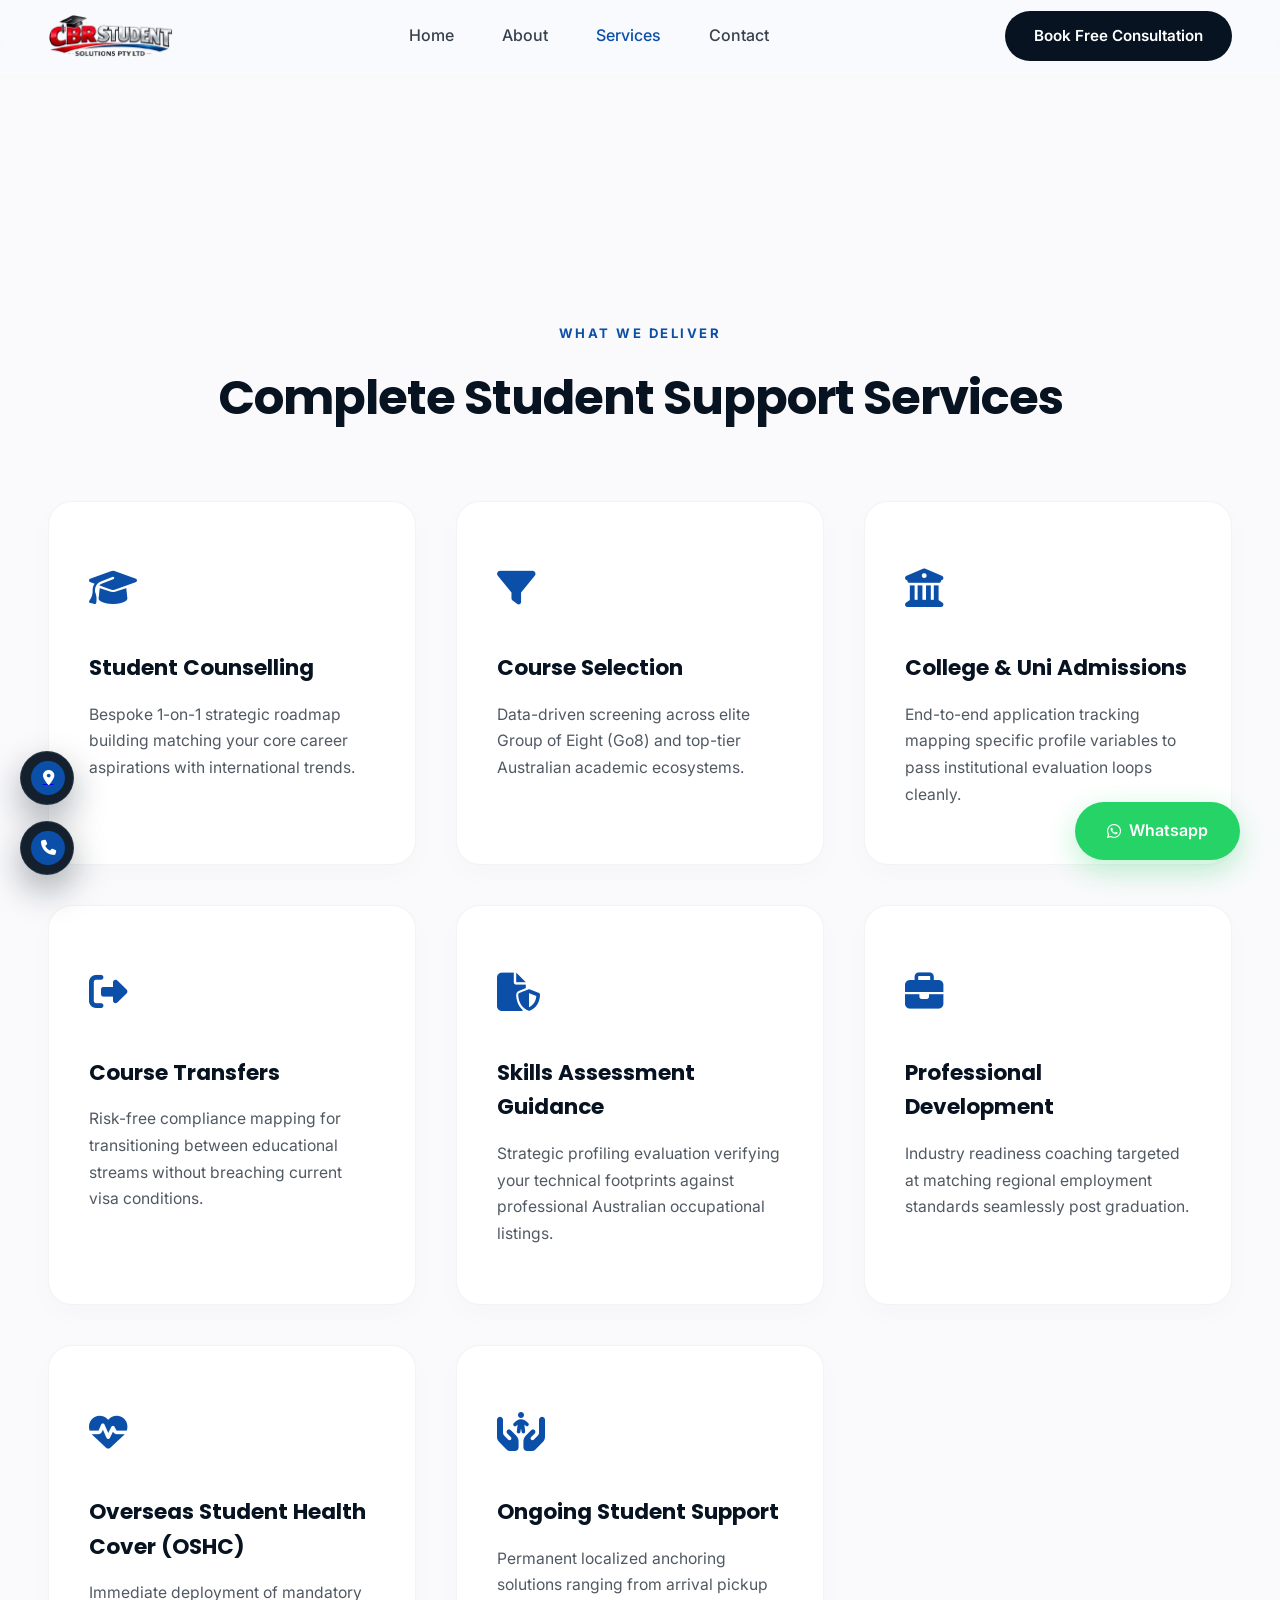
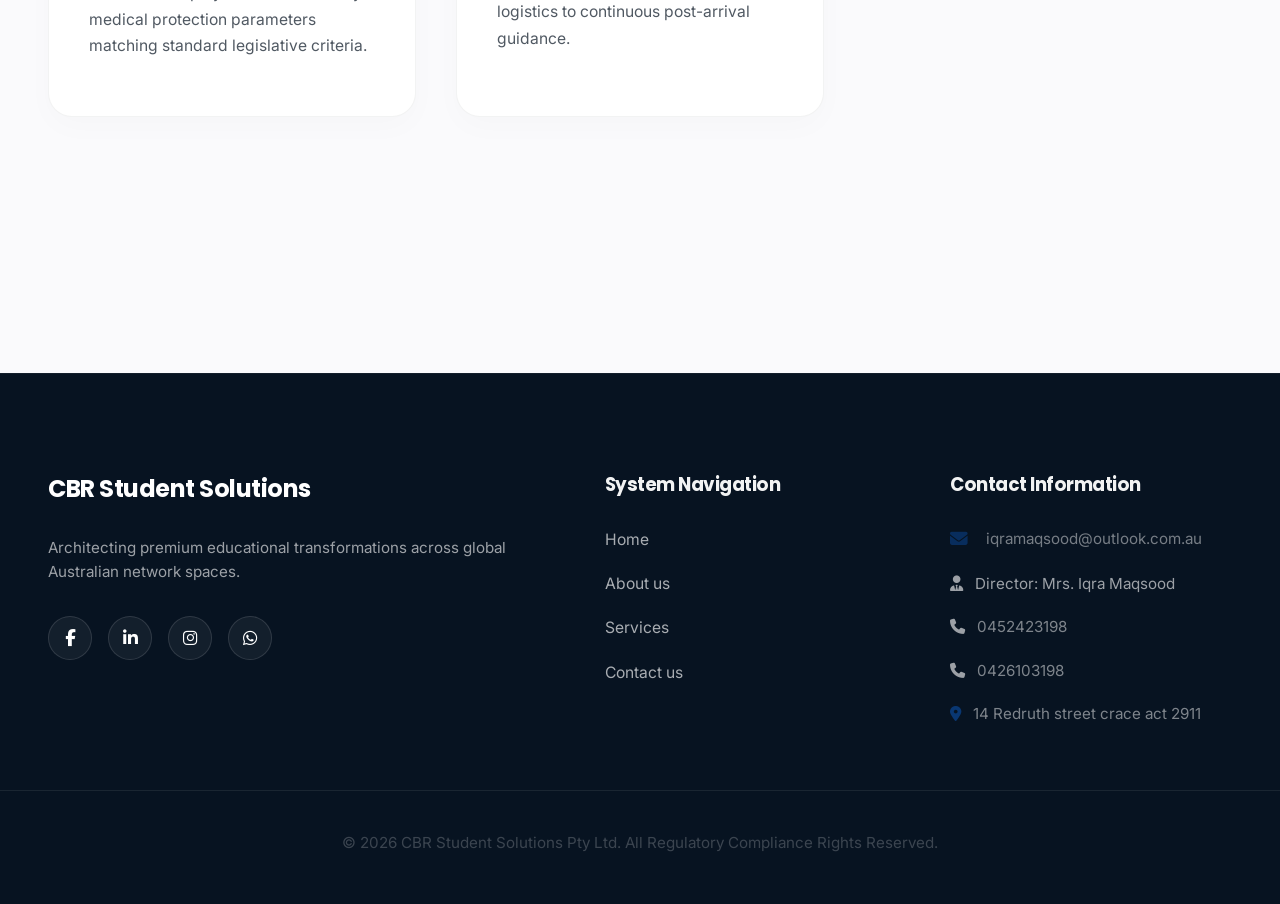
<file: services.html>
<!DOCTYPE html>
<html lang="en">
<head>
    <meta charset="UTF-8">
    <meta name="viewport" content="width=device-width, initial-scale=1.0">
    <meta name="description" content="Explore our high-end educational consultancy modules. Admissions, course selection, transfers, skills metrics, and OSHC compliance.">
    <meta property="og:url" content="https://www.cbrstudent.com/">
    <meta property="og:site_name" content="CBR Student Solutions">
    <meta property="og:image" content="assets/og-banner.png">
    <meta property="og:title" content="Capabilities Portfolio | CBR Student Solutions">
    <meta property="og:description" content="Explore our high-end educational consultancy modules. Admissions, course selection, transfers, skills metrics, and OSHC compliance.">
    <title>Capabilities Portfolio | CBR Student Solutions</title>
    
    
    <!-- Premium Google Fonts -->
    <link rel="preconnect" href="https://fonts.googleapis.com">
    <link rel="preconnect" href="https://fonts.gstatic.com" crossorigin>
    <link href="https://fonts.googleapis.com/css2?family=Inter:wght@400;500;600;700&family=Poppins:wght@600;700;800&display=swap" rel="stylesheet">
    
    <!-- Font Awesome Icons Core -->
    <link rel="stylesheet" href="https://cdnjs.cloudflare.com/ajax/libs/font-awesome/6.4.0/css/all.min.css">
    
    <!-- System Architecture Stylesheets -->
    <link rel="stylesheet" href="css/style.css">
    <link rel="stylesheet" href="css/animations.css">
    <link rel="stylesheet" href="css/responsive.css">
    <link rel="icon" type="image/png" href="assets/favicon.png">
 
</head>
<body>

    <!-- Scroll Progress Indicator -->
    <div class="scroll-progress-container">
        <div class="scroll-progress-bar" id="progressBar"></div>
    </div>

    <!-- Transparent Glass Header -->
    <!-- Transparent Glass Header -->
    <header class="glass-header">
        <div class="header-container">
           <a href="/" class="logo-wrapper">
                <img src="assets/logo1.png" alt="CBR Student Solutions Logo" class="brand-logo-img">
            </a>
            
            <nav class="nav-menu">
                <a href="/" class="nav-link">Home</a>
                <a href="/about" class="nav-link">About</a>
                <a href="/services" class="nav-link active">Services</a>
                <a href="/contact" class="nav-link">Contact</a>
            </nav>

            <div class="header-actions">
                <a href="/contact" class="cta-premium">
                    <span>Book Free Consultation</span>
                </a>
                <!-- YEH LINE MISSING THI: Yeh button lagana lazmi hai mobile menu ke liye -->
                <button class="hamburger-menu" aria-label="Toggle Menu">
                    <span class="bar"></span>
                    <span class="bar"></span>
                    <span class="bar"></span>
                </button>
            </div>
        </div>
    </header>

    <!-- Master Layout Wrapper -->
    <main class="main-content-flow" style="padding-top: 12rem; padding-bottom: 8rem;">
        
        <section class="services-section">
            <div class="container">
                <div class="section-header text-center">
                    <span class="section-subtitle">What We Deliver</span>
                    <h2 class="section-title">Complete Student Support Services</h2>
                </div>

                <div class="services-mesh" style="grid-template-columns: repeat(auto-fill, minmax(350px, 1fr));">
                    <!-- Service Card 1 -->
                    <div class="service-card-premium visual-tilt">
                        <div class="card-glow-effect"></div>
                        <div class="service-icon-wrapper"><i class="fa-solid fa-graduation-cap"></i></div>
                        <h3 class="service-card-title">Student Counselling</h3>
                        <p class="service-card-desc">Bespoke 1-on-1 strategic roadmap building matching your core career aspirations with international trends.</p>
                    </div>

                    <!-- Service Card 2 -->
                    <div class="service-card-premium visual-tilt">
                        <div class="card-glow-effect"></div>
                        <div class="service-icon-wrapper"><i class="fa-solid fa-filter text-primary"></i></div>
                        <h3 class="service-card-title">Course Selection</h3>
                        <p class="service-card-desc">Data-driven screening across elite Group of Eight (Go8) and top-tier Australian academic ecosystems.</p>
                    </div>

                    <!-- Service Card 3 -->
                    <div class="service-card-premium visual-tilt">
                        <div class="card-glow-effect"></div>
                        <div class="service-icon-wrapper"><i class="fa-solid fa-building-columns"></i></div>
                        <h3 class="service-card-title">College & Uni Admissions</h3>
                        <p class="service-card-desc">End-to-end application tracking mapping specific profile variables to pass institutional evaluation loops cleanly.</p>
                    </div>

                    <!-- Service Card 4 -->
                    <div class="service-card-premium visual-tilt">
                        <div class="card-glow-effect"></div>
                        <div class="service-icon-wrapper"><i class="fa-solid fa-right-from-bracket"></i></div>
                        <h3 class="service-card-title">Course Transfers</h3>
                        <p class="service-card-desc">Risk-free compliance mapping for transitioning between educational streams without breaching current visa conditions.</p>
                    </div>

                    <!-- Service Card 5 -->
                    <div class="service-card-premium visual-tilt">
                        <div class="card-glow-effect"></div>
                        <div class="service-icon-wrapper"><i class="fa-solid fa-file-shield"></i></div>
                        <h3 class="service-card-title">Skills Assessment Guidance</h3>
                        <p class="service-card-desc">Strategic profiling evaluation verifying your technical footprints against professional Australian occupational listings.</p>
                    </div>

                    <!-- Service Card 6 -->
                    <div class="service-card-premium visual-tilt">
                        <div class="card-glow-effect"></div>
                        <div class="service-icon-wrapper"><i class="fa-solid fa-briefcase"></i></div>
                        <h3 class="service-card-title">Professional Development</h3>
                        <p class="service-card-desc">Industry readiness coaching targeted at matching regional employment standards seamlessly post graduation.</p>
                    </div>

                    <!-- Service Card 7 -->
                    <div class="service-card-premium visual-tilt">
                        <div class="card-glow-effect"></div>
                        <div class="service-icon-wrapper"><i class="fa-solid fa-heart-pulse"></i></div>
                        <h3 class="service-card-title">Overseas Student Health Cover (OSHC)</h3>
                        <p class="service-card-desc">Immediate deployment of mandatory medical protection parameters matching standard legislative criteria.</p>
                    </div>

                    <!-- Service Card 8 -->
                    <div class="service-card-premium visual-tilt">
                        <div class="card-glow-effect"></div>
                        <div class="service-icon-wrapper"><i class="fa-solid fa-hands-holding-child"></i></div>
                        <h3 class="service-card-title">Ongoing Student Support</h3>
                        <p class="service-card-desc">Permanent localized anchoring solutions ranging from arrival pickup logistics to continuous post-arrival guidance.</p>
                    </div>
                </div>
            </div>
        </section>

    </main>
        <!-- Floating Hardware Accelerated Sticky WhatsApp Action -->
    <a href="https://wa.me/61426103198" class="whatsapp-floating-trigger" target="_blank" rel="noopener noreferrer" aria-label="WhatsApp Executive Chat">
        <i class="fa-brands fa-whatsapp icon-spacing"></i> Whatsapp
    </a>

    <!-- Premium Luxury Footer System -->
    <footer class="premium-footer">
        <div class="container footer-grid">
            
            <!-- Left Brand Column with Social Integration -->
            <div class="footer-brand-column">
                <h3>CBR Student Solutions</h3>
                <p>Architecting premium educational transformations across global Australian network spaces.</p>
                
                <!-- Luxury High-Engagement Social Action Panel -->
                <div class="footer-social-panel">
                    <a href="https://facebook.com/cbrstudentsolutions" target="_blank" rel="noopener noreferrer" class="social-mesh-node" aria-label="Connect on Facebook">
                        <i class="fa-brands fa-facebook-f"></i>
                    </a>
                    <a href="https://linkedin.com/company/cbrstudentsolutions" target="_blank" rel="noopener noreferrer" class="social-mesh-node" aria-label="Connect on LinkedIn">
                        <i class="fa-brands fa-linkedin-in"></i>
                    </a>
                    <a href="https://instagram.com/cbrstudentsolutions" target="_blank" rel="noopener noreferrer" class="social-mesh-node" aria-label="Follow on Instagram">
                        <i class="fa-brands fa-instagram"></i>
                    </a>
                    <a href="https://wa.me/61426103198" target="_blank" rel="noopener noreferrer" class="social-mesh-node" aria-label="Chat on WhatsApp">
                        <i class="fa-brands fa-whatsapp"></i>
                    </a>
                </div>
            </div>

            <!-- Middle Navigation Links Column -->
            <div class="footer-links-column">
                <h4>System Navigation</h4>
                <a href="/">Home</a>
                <a href="/about">About us</a>
                <a href="/services">Services</a>
                <a href="/contact">Contact us</a>
            </div>

            <!-- Right Communications Column with Clickable Email -->
            <div class="footer-contact-column">
                <h4>Contact Information</h4>
                <p>
                    <a href="mailto:iqramaqsood@outlook.com.au?subject=Inquiry%20from%20CBR%20Student%20Solutions" class="footer-mail-trigger">
                        <i class="fa-solid fa-envelope icon-spacing"></i> iqramaqsood@outlook.com.au
                    </a>
                </p>
                <p><i class="fa-solid fa-user-tie icon-spacing"></i> Director: Mrs. Iqra Maqsood</p>
                <p><i class="fa-solid fa-phone icon-spacing"></i> <a href="tel:0452423198" style="color: inherit; text-decoration: none; opacity: 0.8;">0452423198</a></p>
                <p><i class="fa-solid fa-phone icon-spacing"></i> <a href="tel:0426103198" style="color: inherit; text-decoration: none; opacity: 0.8;">0426103198</a></p>
                <p>
    <i class="fa-solid fa-location-dot icon-spacing" style="color: #0B4FA8;"></i> 
    <a href="https://www.google.com/maps/search/?api=1&query=14+Redruth+street+crace+act+2911" target="_blank" rel="noopener noreferrer" style="color: inherit; text-decoration: none; opacity: 0.8; transition: opacity 0.3s;" onmouseover="this.style.opacity='1'" onmouseout="this.style.opacity='0.8'">
        14 Redruth street crace act 2911
    </a>
</p>
            </div>

        </div>
        <div class="footer-copyright-bar text-center">
            <p>&copy; 2026 CBR Student Solutions Pty Ltd. All Regulatory Compliance Rights Reserved.</p>
        </div>
    </footer>

    <script src="js/script.js"></script>
    <script src="js/animations.js"></script>
<!-- ==========================================================================
       CENTRAL VERTICAL SIDES FLOATING INTERACTION MATRIX (MAPS & TWO HOTLINES)
       ========================================================================== -->
    
    <!-- Left Side Center: Animated Location Node (Google Maps Route) -->
    <a href="https://www.google.com/maps/search/?api=1&query=14+Redruth+street+crace+act+2911" target="_blank" rel="noopener noreferrer" class="floating-axis-node axis-left">
        <div class="axis-node-trigger">
            <i class="fa-solid fa-location-dot animation-pulse"></i>
        </div>
        <div class="axis-node-content">
            <span>14 Redruth street crace act 2911</span>
        </div>
    </a>

    <!-- Right Side Center: Animated Dual Phone Directory Node -->
    <div class="floating-axis-node axis-right">
        <div class="axis-node-trigger">
            <i class="fa-solid fa-phone animation-ring"></i>
        </div>
        <div class="axis-node-content dual-phone-stack">
            <a href="tel:0452423198" class="stack-phone-link">0452423198</a>
            <a href="tel:0426103198" class="stack-phone-link">0426103198</a>
        </div>
    </div>
</body>
</html>
</file>
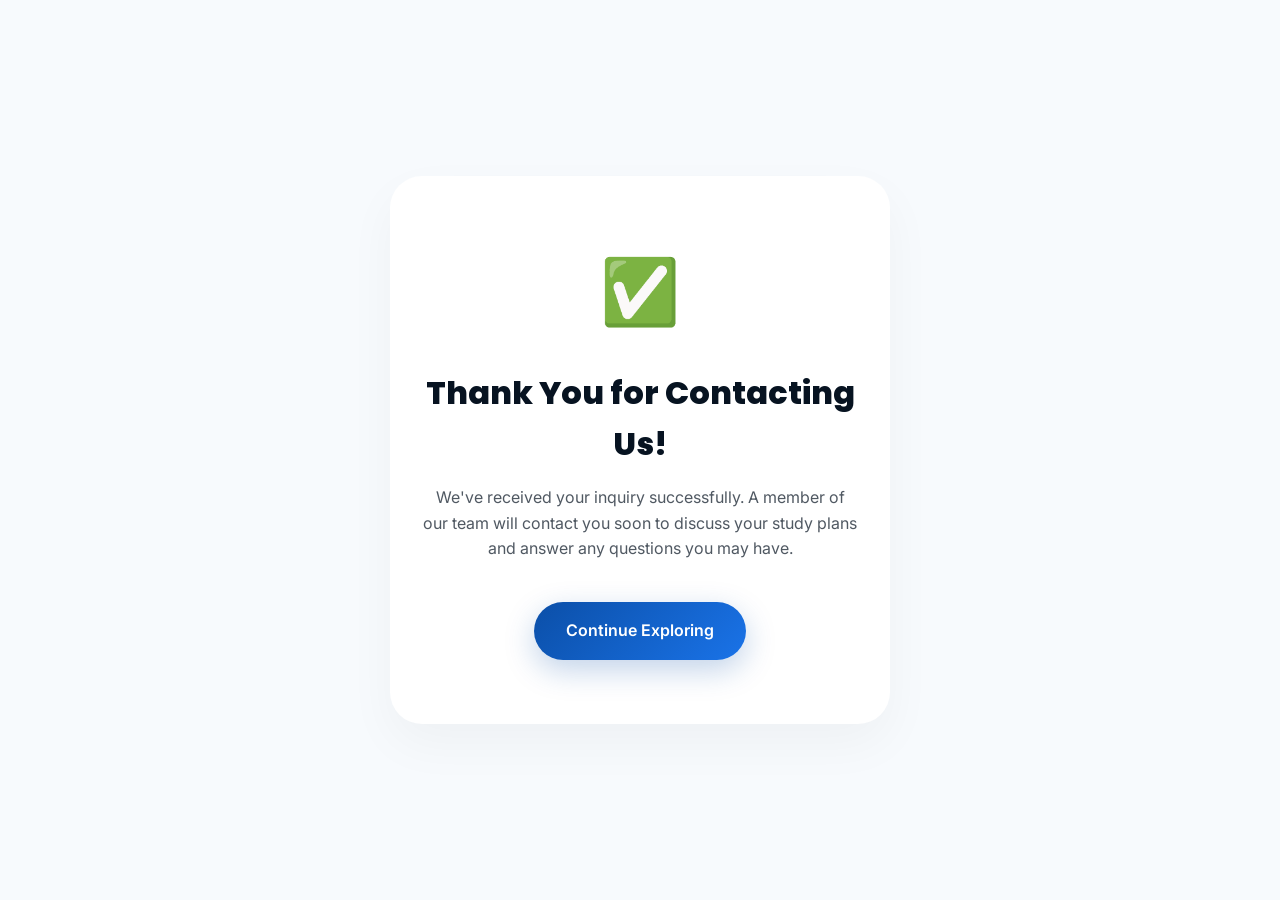
<file: thank-you.html>
<!DOCTYPE html>
<html lang="en">
<head>
    <meta charset="UTF-8">
    <meta name="viewport" content="width=device-width, initial-scale=1.0">
    <meta property="og:url" content="https://www.cbrstudent.com/">
    <meta property="og:site_name" content="CBR Student Solutions">
    <meta property="og:image" content="assets/og-banner.png">
    <title>Profile Deployment Secure | CBR Student Solutions</title>
    <link href="https://fonts.googleapis.com/css2?family=Poppins:wght@700;800&family=Inter:wght@400&display=swap" rel="stylesheet">
    <link rel="stylesheet" href="css/style.css">
    <link rel="icon" type="image/png" href="assets/favicon.png">
</head>
<body style="display: flex; align-items: center; justify-content: center; height: 100vh; background: #F7FAFD; text-align: center; margin: 0; padding: 0 1.5rem;">
    <div style="background: white; padding: 4rem 2rem; border-radius: 32px; box-shadow: 0 20px 50px rgba(7,19,33,0.04); max-width: 500px; width: 100%; box-sizing: border-box;">
        <div style="font-size: 4rem; margin-bottom: 1.5rem;">✅</div>
        <h1 style="font-family: 'Poppins', sans-serif; font-weight: 800; color: #071321; margin-bottom: 1rem; font-size: 2rem;">Thank You for Contacting Us!</h1>
        <p style="font-family: 'Inter', sans-serif; color: #071321; opacity: 0.7; margin-bottom: 2.5rem; line-height: 1.6;">We've received your inquiry successfully.

A member of our team will contact you soon to discuss your study plans and answer any questions you may have.</p>
        <a href="/" class="btn-primary-glow" style="text-decoration: none; display: inline-block; padding: 1rem 2rem;">Continue Exploring</a>
    </div>
</body>
</html>
</file>
<file: css/style.css>
/* ==========================================================================
   GLOBAL DESIGN VARIABLES SPECIFICATION SHEET
   ========================================================================== */
:root {
    --primary: #0B4FA8;
    --secondary: #E30613;
    --bg-main: #F7FAFD;
    --dark-void: #071321;
    --white: #FFFFFF;
    
    /* Design System Constants */
    --glass-bg: rgba(255, 255, 255, 0.75);
    --glass-border: rgba(255, 255, 255, 0.4);
    --font-heading: 'Poppins', sans-serif;
    --font-body: 'Inter', sans-serif;
    --transition-smooth: all 0.4s cubic-bezier(0.16, 1, 0.3, 1);
}

/* Master Engine Reset Rules */
* {
    box-sizing: border-box;
    margin: 0;
    padding: 0;
}

html, body {
    background-color: var(--bg-main);
    color: var(--dark-void);
    font-family: var(--font-body);
    font-size: 16px;
    line-height: 1.6;
    overflow-x: hidden;
    -webkit-font-smoothing: antialiased;
    width: 100%;
}

/* Base Structural Grid Containers */
.container {
    width: 100%;
    max-width: 1440px;
    margin: 0 auto;
    padding: 0 4rem;
}

.text-center { text-align: center; }
.icon-spacing { margin-right: 0.5rem; }

/* Custom Progress Overlay */
.scroll-progress-container {
    position: fixed;
    top: 0;
    left: 0;
    width: 100%;
    height: 4px;
    z-index: 1000;
    background: transparent;
}

.scroll-progress-bar {
    height: 100%;
    background: linear-gradient(90deg, var(--primary), var(--secondary));
    width: 0%;
}

/* ==========================================================================
   TRANSPARENT GLASS NAVBAR ARCHITECTURE WITH HAMBURGER ENGAGEMENT
   ========================================================================== */
.glass-header {
    position: fixed;
    top: 0;
    left: 0;
    width: 100%;
    z-index: 990;
    background: rgba(247, 250, 253, 0.85);
    backdrop-filter: blur(20px);
    -webkit-backdrop-filter: blur(20px);
    border-bottom: 1px solid var(--glass-border);
    transition: var(--transition-smooth);
}

.header-container {
    display: flex;
    justify-content: space-between;
    align-items: center;
    padding: 1.5rem 4rem;
    position: relative;
    width: 100%;
}

.logo-wrapper { text-decoration: none; z-index: 1001; }
.logo-text { font-family: var(--font-heading); font-weight: 800; font-size: 1.6rem; color: var(--dark-void); letter-spacing: -0.5px; }
.logo-accent { color: var(--primary); }

.nav-menu { display: flex; gap: 3rem; align-items: center; }
.nav-link { font-weight: 500; text-decoration: none; color: var(--dark-void); opacity: 0.8; transition: var(--transition-smooth); position: relative; }
.nav-link:hover, .nav-link.active { opacity: 1; color: var(--primary); }

.header-actions { display: flex; align-items: center; gap: 1.5rem; z-index: 1001; }

/* Dynamic Hamburg Element Shapes */
.hamburger-menu {
    display: none;
    flex-direction: column;
    justify-content: space-between;
    width: 26px;
    height: 18px;
    background: transparent;
    border: none;
    cursor: pointer;
    padding: 0;
}

.hamburger-menu .bar {
    width: 100%;
    height: 2px;
    background-color: var(--dark-void);
    transition: var(--transition-smooth);
    transform-origin: left center;
}

/* Buttons Structs */
.cta-premium {
    background: var(--dark-void);
    color: var(--white);
    padding: 0.8rem 1.8rem;
    border-radius: 100px;
    text-decoration: none;
    font-weight: 600;
    font-size: 0.95rem;
    transition: var(--transition-smooth);
    white-space: nowrap;
}

.cta-premium:hover { background: var(--primary); }

.btn-primary-glow {
    background: linear-gradient(135deg, var(--primary), #1a73e8);
    color: var(--white);
    padding: 1.1rem 2.4rem;
    border-radius: 100px;
    text-decoration: none;
    font-weight: 600;
    box-shadow: 0 10px 30px rgba(11, 79, 168, 0.25);
    display: inline-flex;
    align-items: center;
    justify-content: center;
    border: none;
    transition: var(--transition-smooth);
}

.btn-primary-glow:hover { transform: translateY(-3px); box-shadow: 0 15px 40px rgba(11, 79, 168, 0.4); }

.btn-secondary-outline {
    background: transparent;
    color: var(--dark-void);
    padding: 1.1rem 2.4rem;
    border-radius: 100px;
    text-decoration: none;
    font-weight: 600;
    border: 2px solid rgba(7, 19, 33, 0.15);
    display: inline-flex;
    align-items: center;
    justify-content: center;
    transition: var(--transition-smooth);
}

.btn-secondary-outline:hover { border-color: var(--dark-void); background: rgba(7, 19, 33, 0.02); }

/* ==========================================================================
   HERO ARCHITECTURE
   ========================================================================== */
.main-content-flow { display: block; position: relative; width: 100%; }
.hero-section { position: relative; padding: 14rem 0 8rem 0; min-height: 95vh; display: flex; align-items: center; }
.hero-grid { display: grid; grid-template-columns: 1.15fr 0.85fr; gap: 4rem; align-items: center; position: relative; z-index: 5; }

.trust-badge-mini {
    display: inline-flex;
    align-items: center;
    gap: 0.5rem;
    background: var(--white);
    padding: 0.5rem 1.2rem;
    border-radius: 100px;
    font-size: 0.85rem;
    font-weight: 600;
    box-shadow: 0 4px 15px rgba(7, 19, 33, 0.03);
    margin-bottom: 2rem;
}
.badge-dot { width: 8px; height: 8px; background: #10b981; border-radius: 50%; }

.hero-title { font-family: var(--font-heading); font-size: 4.4rem; line-height: 1.1; font-weight: 800; letter-spacing: -2px; margin-bottom: 2rem; }
.text-gradient { background: linear-gradient(135deg, var(--primary), var(--secondary)); -webkit-background-clip: text; -webkit-text-fill-color: transparent; }
.hero-subtitle { font-size: 1.25rem; line-height: 1.8; opacity: 0.75; margin-bottom: 3rem; }
.hero-cta-group { display: flex; gap: 1.5rem; flex-wrap: wrap; }

.hero-visual-wrapper { position: relative; height: 500px; }
.parallax-scene { width: 100%; height: 100%; position: relative; }
/* ==========================================================================
   PREMIUM TRANSPARENT HERO IMAGE FIX (NO WHITE BACKGROUND LEAKS)
   ========================================================================= */
.premium-hero-img {
    width: 100% !important;
    height: 100% !important;
    
    /* FIX: 'contain' ensures the transparent PNG scales perfectly without stretching or cropping */
    object-fit: contain !important; 
    
    border-radius: 32px !important;
    
    /* Strict transparency insurance */
    background: transparent !important;
    background-color: transparent !important;
    
    /* Premium soft shadow layer that wraps around the students naturally */
    filter: drop-shadow(0 20px 40px rgba(7, 19, 33, 0.08)) !important;
    
    /* Box shadow removed because it creates a giant rectangular box shadow around transparency */
    box-shadow: none !important; 
}
/* ==========================================================================
   SERVICES GRID & OTHER SYSTEM METRICS
   ========================================================================== */
.services-section { padding: 8rem 0; }
.section-subtitle { color: var(--secondary); text-transform: uppercase; font-size: 0.9rem; letter-spacing: 2.5px; font-weight: 700; display: block; margin-bottom: 0.5rem; }
.section-title { font-family: var(--font-heading); font-size: 3rem; font-weight: 700; letter-spacing: -1px; }
.services-mesh { display: grid; grid-template-columns: repeat(3, 1fr); gap: 2.5rem; margin-top: 4rem; }

.service-card-premium {
    position: relative;
    background: var(--white);
    border: 1px solid rgba(7, 19, 33, 0.05);
    border-radius: 24px;
    padding: 3.5rem 2.5rem;
    transition: var(--transition-smooth);
    box-shadow: 0 10px 30px rgba(7, 19, 33, 0.02);
}
.service-card-premium:hover { transform: translateY(-6px); box-shadow: 0 25px 50px rgba(11, 79, 168, 0.08); border-color: rgba(11, 79, 168, 0.2); }
.service-icon-wrapper { font-size: 2.4rem; margin-bottom: 2rem; color: var(--primary); }
.service-card-title { font-family: var(--font-heading); font-size: 1.35rem; font-weight: 700; margin-bottom: 1rem; }
.service-card-desc { opacity: 0.7; font-size: 0.98rem; line-height: 1.7; }
.view-all-box { margin-top: 4rem; }

/* Stats Engine */
.stats-counter-banner { background: var(--dark-void); color: var(--white); padding: 6rem 0; }
.stats-flex { display: flex; justify-content: space-between; align-items: center; }
.stat-count-wrapper { font-family: var(--font-heading); font-size: 3.8rem; font-weight: 700; margin-bottom: 0.5rem; }
.stat-node-label { opacity: 0.5; font-size: 0.95rem; }

/* Timeline Interface Layout */
.journey-timeline-section { padding: 8rem 0; }
.interactive-timeline { display: flex; flex-direction: column; gap: 2.5rem; max-width: 900px; margin: 4rem auto 0 auto; }
.timeline-step-block { display: flex; gap: 2.5rem; align-items: center; }
.step-number-node { background: var(--primary); color: var(--white); font-family: var(--font-heading); font-weight: 700; width: 55px; height: 55px; border-radius: 50%; display: flex; align-items: center; justify-content: center; font-size: 1.15rem; flex-shrink: 0; }
.step-card-glass { background: var(--white); padding: 2.2rem; border-radius: 20px; box-shadow: 0 10px 30px rgba(7, 19, 33, 0.02); border: 1px solid rgba(7,19,33,0.03); width: 100%; }
.step-card-glass h3 { font-family: var(--font-heading); margin-bottom: 0.5rem; }
.step-card-glass p { opacity: 0.7; }

/* Testimonials Array styling */
.testimonials-section { padding: 8rem 0; background: rgba(11,79,168,0.02); }
.testimonial-glass-card { background: var(--white); padding: 4rem; border-radius: 28px; max-width: 850px; margin: 4rem auto 0 auto; box-shadow: 0 20px 50px rgba(7,19,33,0.03); text-align: center; }
.rating-stars { margin-bottom: 1.5rem; font-size: 1.1rem; }
.testimonial-text { font-size: 1.35rem; line-height: 1.7; font-weight: 500; margin-bottom: 2.5rem; }
.student-profile-info h4 { font-family: var(--font-heading); font-size: 1.15rem; }
.student-profile-info p { opacity: 0.5; font-size: 0.9rem; margin-top: 0.25rem; }

/* Accordion Structs */
.faq-section { padding: 8rem 0; background: var(--white); }
.faq-accordion-wrapper { max-width: 850px; margin: 4rem auto 0 auto; display: flex; flex-direction: column; gap: 1.5rem; }
.faq-accordion-item { border-bottom: 1px solid rgba(7, 19, 33, 0.08); padding-bottom: 1.5rem; }
.faq-trigger { width: 100%; background: transparent; border: none; text-align: left; font-family: var(--font-heading); font-size: 1.25rem; font-weight: 600; color: var(--dark-void); display: flex; justify-content: space-between; align-items: center; }
.faq-panel { max-height: 0; overflow: hidden; transition: max-height 0.3s ease-out; }
.faq-panel p { padding-top: 1rem; opacity: 0.7; font-size: 1rem; }

/* WhatsApp Overlay Core */
.whatsapp-floating-trigger { position: fixed; bottom: 2.5rem; right: 2.5rem; background: #25d366; color: var(--white); padding: 1rem 2rem; border-radius: 100px; text-decoration: none; font-weight: 600; box-shadow: 0 10px 30px rgba(37, 211, 102, 0.3); z-index: 850; display: inline-flex; align-items: center; transition: var(--transition-smooth); }

/* ==========================================================================
   PRODUCTION-GRADE COMPOSITE CONTACT WORKSPACE DESIGN (Stripe Inspired)
   ========================================================================== */
.contact-secure-viewport {
    min-height: 100vh;
    display: flex;
    align-items: center;
    background: linear-gradient(135deg, #F7FAFD 0%, #EBF2FA 100%);
    padding: 8rem 0;
    width: 100%;
}

.contact-split-box {
    display: grid;
    grid-template-columns: 0.85fr 1.15fr;
    gap: 5rem;
    align-items: start;
    width: 100%;
}

.contact-meta-panel {
    position: sticky;
    top: 10rem;
}

.contact-panel-title {
    font-family: var(--font-heading);
    font-size: 3.2rem;
    font-weight: 800;
    line-height: 1.15;
    letter-spacing: -1.5px;
    margin-bottom: 1.5rem;
    color: var(--dark-void);
}

.panel-desc {
    font-size: 1.1rem;
    opacity: 0.75;
    margin-bottom: 3.5rem;
    line-height: 1.6;
}

.corporate-directory {
    display: flex;
    flex-direction: column;
    gap: 2rem;
}

.directory-item {
    background: rgba(255, 255, 255, 0.6);
    border: 1px solid rgba(7, 19, 33, 0.04);
    padding: 1.5rem;
    border-radius: 16px;
    backdrop-filter: blur(10px);
}

.directory-item span {
    font-size: 0.8rem;
    text-transform: uppercase;
    letter-spacing: 1px;
    color: var(--primary);
    font-weight: 700;
    display: flex;
    align-items: center;
    gap: 0.5rem;
}

.directory-item p {
    font-size: 1.15rem;
    font-weight: 600;
    margin-top: 0.5rem;
    color: var(--dark-void);
    word-break: break-all;
}

/* Elite Form Componentry Structure */
.contact-form-glass-wrapper {
    background: var(--white);
    padding: 3.5rem;
    border-radius: 28px;
    box-shadow: 0 30px 60px rgba(7, 19, 33, 0.04), 0 1px 3px rgba(7, 19, 33, 0.02);
    border: 1px solid rgba(255, 255, 255, 0.8);
    position: relative;
}

.premium-structured-form {
    display: flex;
    flex-direction: column;
    gap: 1.8rem;
}

.form-row-group {
    display: flex;
    flex-direction: column;
    gap: 0.6rem;
    width: 100%;
}

.form-row-group label {
    font-size: 0.9rem;
    font-weight: 600;
    color: var(--dark-void);
    opacity: 0.9;
    letter-spacing: -0.2px;
}

/* Explicit Reset Overrides for Inherent Primitive Input Flaws */
.glass-input {
    width: 100% !important;
    max-width: 100% !important;
    padding: 1.1rem 1.4rem !important;
    border-radius: 12px !important;
    border: 1.5px solid rgba(7, 19, 33, 0.12) !important;
    background: #FAFCFF !important;
    font-family: var(--font-body) !important;
    font-size: 1rem !important;
    color: var(--dark-void) !important;
    outline: none !important;
    box-sizing: border-box !important;
    transition: var(--transition-smooth) !important;
    -webkit-appearance: none;
    appearance: none;
}

.glass-input:focus {
    border-color: var(--primary) !important;
    background: var(--white) !important;
    box-shadow: 0 0 0 4px rgba(11, 79, 168, 0.1) !important;
}

/* Textarea Custom Direct Vitals */
textarea.glass-input {
    resize: vertical !important;
    min-height: 130px;
}

/* Custom Styled Select Field Controls Arrow Overlays */
select.glass-input {
    background-image: url("data:image/svg+xml,%3Csvg xmlns='http://www.w3.org/2000/svg' fill='none' viewBox='0 0 24 24' stroke='%23071321'%3E%3Cpath stroke-linecap='round' stroke-linejoin='round' stroke-width='2' d='M19 9l-7 7-7-7'/%3E%3C/svg%3E") !important;
    background-repeat: no-repeat !important;
    background-position: right 1.4rem center !important;
    background-size: 1.1rem !important;
    padding-right: 3rem !important;
}

/* ==========================================================================
   ULTRA-PREMIUM STRUCTURAL FOOTER MATRIX REFACTOR (FIX FOR COLLAPSE GRID)
   ========================================================================== */

/* Core Block Layer Grid Fix */
footer.premium-footer {
    background: #071321 !important;
    color: #FFFFFF !important;
    padding: 6rem 0 3rem 0 !important;
    width: 100% !important;
    display: block !important;
    position: relative !important;
    border-top: 1px solid rgba(255, 255, 255, 0.05) !important;
}

/* Master Asymmetric Column Alignment Grid (Stops Layout Overlap) */
footer.premium-footer .footer-grid {
    display: grid !important;
    grid-template-columns: 1.4fr 0.8fr 0.8fr !important; /* Forces strict 3-column architecture */
    gap: 4rem !important;
    padding-bottom: 4rem !important;
    border-bottom: 1px solid rgba(255, 255, 255, 0.08) !important;
    align-items: start !important;
}

/* Individual Isolation Layout Elements */
footer.premium-footer .footer-brand-column,
footer.premium-footer .footer-links-column,
footer.premium-footer .footer-contact-column {
    display: flex !important;
    flex-direction: column !important;
    gap: 1.2rem !important; /* Strict internal spacing specs */
    text-align: left !important;
}

/* Typography Hierarchy Constraints */
footer.premium-footer h3,
footer.premium-footer h4 {
    font-family: 'Poppins', sans-serif !important;
    color: #FFFFFF !important;
    font-weight: 700 !important;
    margin: 0 0 0.5rem 0 !important;
    padding: 0 !important;
    letter-spacing: -0.5px !important;
}

footer.premium-footer h3 { font-size: 1.5rem !important; }
footer.premium-footer h4 { font-size: 1.15rem !important; opacity: 0.95 !important; }

footer.premium-footer p {
    color: #FFFFFF !important;
    opacity: 0.6 !important;
    font-size: 0.95rem !important;
    line-height: 1.6 !important;
    margin: 0 !important;
}

/* 1. Reset System Nav Links (Eliminates Browser Visited Purple Links Bug) */
footer.premium-footer .footer-links-column a {
    color: #FFFFFF !important;
    text-decoration: none !important;
    opacity: 0.65 !important;
    font-family: 'Inter', sans-serif !important;
    font-size: 0.98rem !important;
    transition: all 0.3s ease !important;
    margin: 0 !important;
    padding: 0 !important;
    width: max-content !important;
}

footer.premium-footer .footer-links-column a:hover {
    opacity: 1 !important;
    color: #0B4FA8 !important; /* Brand Blue Highlight Toggle */
    transform: translateX(4px) !important;
}

/* 2. Direct E-Mail Interface Controls */
footer.premium-footer .footer-mail-trigger {
    color: #FFFFFF !important;
    text-decoration: none !important;
    opacity: 0.75 !important;
    font-size: 0.95rem !important;
    font-family: 'Inter', sans-serif !important;
    transition: all 0.3s ease !important;
    display: inline-flex !important;
    align-items: center !important;
    gap: 0.6rem !important;
    word-break: break-all !important;
}

footer.premium-footer .footer-mail-trigger i {
    color: #0B4FA8 !important; /* Explicit brand code blue tone for vector icons */
    font-size: 1.1rem !important;
}

footer.premium-footer .footer-mail-trigger:hover {
    opacity: 1 !important;
    color: #0B4FA8 !important;
}

/* 3. Social Grid Circles Framework (Premium Balanced Spacing Fix) */
footer.premium-footer .footer-social-panel {
    display: flex !important;
    gap: 1rem !important;
    margin-top: 0.8rem !important;
    align-items: center !important;
    justify-content: flex-start !important;
}

footer.premium-footer .social-mesh-node {
    width: 44px !important;
    height: 44px !important;
    border-radius: 50% !important;
    background: rgba(255, 255, 255, 0.05) !important;
    border: 1px solid rgba(255, 255, 255, 0.12) !important;
    display: flex !important;
    align-items: center !important;
    justify-content: center !important;
    text-decoration: none !important;
    transition: all 0.4s cubic-bezier(0.16, 1, 0.3, 1) !important;
}

footer.premium-footer .social-mesh-node i {
    color: #FFFFFF !important;
    font-size: 1.05rem !important;
}

footer.premium-footer .social-mesh-node:hover {
    background: #0B4FA8 !important;
    border-color: #0B4FA8 !important;
    transform: translateY(-4px) !important;
    box-shadow: 0 10px 20px rgba(11, 79, 168, 0.4) !important;
}

/* Copyright Base Panel Overlay */
footer.premium-footer .footer-copyright-bar {
    padding-top: 2.5rem !important;
    opacity: 0.35 !important;
    font-size: 0.88rem !important;
    text-align: center !important;
}

/* ==========================================================================
   ROBUST ADVANCED RESPONSIVE BEHAVIORS FOR DISPLAYS SCALING
   ========================================================================== */
@media (max-width: 900px) {
    footer.premium-footer .footer-grid {
        grid-template-columns: 1fr !important; /* Flawlessly drops down to elegant single-stack on mobile */
        gap: 3.5rem !important;
    }

    footer.premium-footer .footer-brand-column,
    footer.premium-footer .footer-links-column,
    footer.premium-footer .footer-contact-column {
        align-items: center !important;
        text-align: center !important;
    }

    footer.premium-footer .footer-links-column a {
        width: auto !important;
    }

    footer.premium-footer .footer-social-panel {
        justify-content: center !important;
    }

    footer.premium-footer .footer-mail-trigger {
        justify-content: center !important;
    }
}
/* ==========================================================================
   FLUID ELASTIC ARCHITECTURE FOR LOGO_PERFECT.PNG (REFERENCE WEBSITE ENGINE)
   ========================================================================== */

/* 1. Header Row Baseline - Keeps row completely stable at all screen scales */
.glass-header .header-container {
    height: clamp(65px, 8vh, 85px) !important; /* Automatic fluid transition between 65px and 85px */
    display: flex !important;
    align-items: center !important;
    justify-content: space-between !important;
    padding-top: 0 !important;
    padding-bottom: 0 !important;
}

/* 2. Elastic Image Wrapper Group */
.logo-wrapper {
    display: inline-flex !important;
    align-items: center !important;
    height: 100% !important; /* Dynamically respects header scale limits */
    max-height: 100% !important;
    text-decoration: none !important;
    padding: 0 !important;
    margin: 0 !important;
}

/* 3. The Pure Logo Element - Scales flawlessly matching any viewport size */
.brand-logo-img {
    height: 62% !important;   /* Matches target layout perfectly across display models */
    width: auto !important;     /* Locks correct structural width ratios dynamically */
    max-width: clamp(120px, 20vw, 175px) !important; /* Changes size based on screen width */
    object-fit: contain !important;
    margin: 0 !important;
    padding: 0 !important;
    transform: none !important; /* Removes all disruptive legacy scale overrides */
    transition: all 0.3s cubic-bezier(0.16, 1, 0.3, 1) !important;
}

/* Luxury Interactive Highlight State */
.logo-wrapper:hover .brand-logo-img {
    opacity: 0.9;
}

/* ==========================================================================
   STRICT BREAKPOINT OVERRIDES (FOR MICRO PHONES PROTECTION)
   ========================================================================== */
@media (max-width: 480px) {
    .brand-logo-img {
        height: 55% !important; /* Safely downsizes inside small viewports */
    }
}
/* ==========================================================================
   BOTTOM-LEFT COMPACT VERTICAL STACK FLOATING INTERACTION SYSTEM
   ========================================================================== */
.floating-axis-node {
    position: fixed !important;
    left: 20px !important; /* Fixed tight boundary grid alignment */
    display: flex !important;
    align-items: center !important;
    background: rgba(7, 19, 33, 0.94) !important; /* Solid dark premium glass core */
    backdrop-filter: blur(15px) !important;
    border: 1px solid rgba(255, 255, 255, 0.1) !important;
    padding: 10px !important;
    border-radius: 50px !important;
    z-index: 999999 !important; /* Isolates elements safely above everything else */
    box-shadow: 0 15px 35px rgba(7, 19, 33, 0.35) !important;
    transition: all 0.5s cubic-bezier(0.16, 1, 0.3, 1) !important;
    max-width: 54px;
    height: 54px;
    overflow: hidden;
}

/* Vertical Tier System: One floats cleanly above the other */
.axis-left {
    bottom: 95px !important; /* Stacked perfectly on top tier */
    flex-direction: row !important;
}

.axis-right {
    bottom: 25px !important; /* Base layout tier ground alignment */
    flex-direction: row !important; /* Row standard configuration matching left icon flow */
}

/* Core Vector Triggers */
.axis-node-trigger {
    width: 34px !important;
    height: 34px !important;
    background: #0B4FA8 !important; /* Core Brand Corporate Blue */
    border-radius: 50% !important;
    display: flex !important;
    align-items: center !important;
    justify-content: center !important;
    flex-shrink: 0 !important;
}

.axis-node-trigger i {
    color: #FFFFFF !important;
    font-size: 0.95rem !important;
}

/* Sliding Information Fields */
.axis-node-content {
    opacity: 0;
    white-space: nowrap !important;
    transition: opacity 0.3s ease, margin 0.3s ease !important;
    font-family: 'Inter', sans-serif !important;
    font-size: 0.88rem !important;
    font-weight: 500 !important;
    color: #FFFFFF !important;
}

/* Dual Phone Numbers Formatting Setup */
.dual-phone-stack {
    display: flex !important;
    flex-direction: column !important;
    gap: 4px !important;
}

.stack-phone-link {
    color: #FFFFFF !important;
    text-decoration: none !important;
    font-size: 0.85rem !important;
    opacity: 0.85 !important;
    transition: all 0.2s ease !important;
}

.stack-phone-link:hover {
    color: #0B4FA8 !important;
    opacity: 1 !important;
}

/* ==========================================================================
   INTERACTIVE REVELATION ENGINE STATES (LEFT-TO-RIGHT HORIZONTAL EXPAND)
   ========================================================================== */
.floating-axis-node:hover {
    max-width: 320px !important;
    padding: 10px 22px !important;
    border-color: rgba(11, 79, 168, 0.5) !important;
    box-shadow: 0 20px 40px rgba(11, 79, 168, 0.3) !important;
}

/* Changes border radius on right phone module hover to manage stacked hotline fields */
.axis-right:hover {
    height: 75px !important; 
    border-radius: 20px !important; 
}

.floating-axis-node:hover .axis-node-content {
    opacity: 1;
    margin-left: 12px !important; /* Pushes text smoothly away from icon outwards */
}

/* ==========================================================================
   MICRO-ANIMATION ENGINES KEYFRAMES
   ========================================================================== */
.animation-pulse { animation: spatialPulse 2s infinite ease-in-out; }
@keyframes spatialPulse {
    0%, 100% { transform: scale(1); }
    50% { transform: scale(1.15); color: #FF4D4D !important; }
}

.animation-ring { animation: communicationRing 1.6s infinite ease-in-out; }
@keyframes communicationRing {
    0%, 100% { transform: rotate(0deg) scale(1); }
    10%, 30% { transform: rotate(-15deg) scale(1.1); }
    20%, 40% { transform: rotate(15deg) scale(1.1); }
}

/* Handheld Viewports Constraints */
@media (max-width: 480px) {
    .floating-axis-node {
        left: 15px !important;
    }
    .axis-left { bottom: 85px !important; }
    .axis-right { bottom: 20px !important; }
}
/* ==========================================================================
   ELITE PREMIUM REFACTORING: ABOUT & EXECUTIVE BLOCKS ENGINE
   ========================================================================== */

/* Global Section Spacing Constraints */
.main-content-flow {
    background: #FAFAFC !important; /* Premium off-white editorial background */
}

.about-section-split {
    padding: 100px 0 !important;
    position: relative;
    overflow: hidden;
}

/* 1. Asymmetrical Grid Layout */
.split-grid {
    display: grid !important;
    grid-template-columns: 1.1fr 1.2fr !important;
    gap: 80px !important;
    align-items: center !important;
}

/* Left Side: Image Presentation Layer */
.split-left-visual {
    position: relative;
}

.image-mask-premium {
    position: relative;
    border-radius: 24px !important;
    overflow: hidden;
    box-shadow: 0 30px 60px rgba(7, 19, 33, 0.12) !important;
    transition: all 0.6s cubic-bezier(0.16, 1, 0.3, 1);
}

.image-mask-premium::before {
    content: '';
    position: absolute;
    inset: 0;
    background: linear-gradient(to top, rgba(11, 79, 168, 0.15), transparent);
    z-index: 1;
    pointer-events: none;
}

.about-img-fluid {
    width: 100% !important;
    height: 520px !important;
    object-fit: cover !important;
    transition: transform 0.8s ease;
}

/* Image Hover Dynamics */
.image-mask-premium:hover {
    transform: translateY(-8px) scale(1.01) !important;
    box-shadow: 0 40px 80px rgba(11, 79, 168, 0.18) !important;
}

.image-mask-premium:hover .about-img-fluid {
    transform: scale(1.04);
}

/* Right Side: Typography & Content Architecture */
.split-right-content {
    display: flex;
    flex-direction: column;
}

.section-subtitle {
    font-family: 'Inter', sans-serif !important;
    text-transform: uppercase !important;
    letter-spacing: 2.5px !important;
    font-size: 0.82rem !important;
    font-weight: 700 !important;
    color: #0B4FA8 !important; /* Corporate Electric Blue */
    margin-bottom: 16px !important;
    display: inline-block;
}

.section-title-dark {
    font-family: 'Poppins', sans-serif !important;
    font-size: 2.6rem !important;
    font-weight: 800 !important;
    line-height: 1.25 !important;
    color: #071321 !important; /* Premium Obsidian Dark */
    margin-bottom: 24px !important;
    letter-spacing: -0.5px !important;
}

.about-narrative-paragraph {
    font-family: 'Inter', sans-serif !important;
    font-size: 1.05rem !important;
    line-height: 1.75 !important;
    color: #4A5568 !important; /* Sophisticated Neutral Gray */
    margin-bottom: 35px !important;
}

/* 2. Premium Interactive Pillars Accordion */
.pillars-accordion {
    display: flex;
    flex-direction: column;
    gap: 20px !important;
}

.pillar-row {
    display: flex !important;
    gap: 24px !important;
    background: #FFFFFF !important;
    border: 1px solid rgba(7, 19, 33, 0.05) !important;
    padding: 24px !important;
    border-radius: 16px !important;
    box-shadow: 0 4px 20px rgba(7, 19, 33, 0.02) !important;
    transition: all 0.4s cubic-bezier(0.16, 1, 0.3, 1) !important;
}

.pillar-index {
    font-family: 'Poppins', sans-serif !important;
    font-size: 1.5rem !important;
    font-weight: 700 !important;
    color: rgba(11, 79, 168, 0.2) !important; /* Clean index offset watermark */
    line-height: 1 !important;
    transition: color 0.3s ease;
}

.pillar-info h4 {
    font-family: 'Poppins', sans-serif !important;
    font-size: 1.15rem !important;
    font-weight: 700 !important;
    color: #071321 !important;
    margin-bottom: 8px !important;
}

.pillar-info p {
    font-family: 'Inter', sans-serif !important;
    font-size: 0.95rem !important;
    line-height: 1.6 !important;
    color: #718096 !important;
    margin: 0 !important;
}

/* Pillar Rows Hover Micro-interactions */
.pillar-row:hover {
    transform: translateX(6px) !important;
    border-color: rgba(11, 79, 168, 0.15) !important;
    box-shadow: 0 15px 35px rgba(11, 79, 168, 0.06) !important;
}

.pillar-row:hover .pillar-index {
    color: #0B4FA8 !important; /* Highlights index number on row block focus */
}

/* ==========================================================================
   3. DEDICATED EXECUTIVE BOARD STATEMENT SPACE
   ========================================================================== */
.director-profile-section {
    padding: 120px 0 !important;
    background: linear-gradient(135deg, rgba(11, 79, 168, 0.03) 0%, rgba(7, 19, 33, 0.01) 100%) !important;
    border-top: 1px solid rgba(11, 79, 168, 0.04) !important;
    border-bottom: 1px solid rgba(11, 79, 168, 0.04) !important;
}

.director-grid {
    display: grid !important;
    grid-template-columns: 1.3fr 0.9fr !important;
    gap: 80px !important;
    align-items: center !important;
}

.director-narrative {
    display: flex;
    flex-direction: column;
}

.executive-tag {
    font-family: 'Inter', sans-serif !important;
    background: rgba(11, 79, 168, 0.08) !important;
    color: #0B4FA8 !important;
    padding: 6px 16px !important;
    font-size: 0.8rem !important;
    font-weight: 700 !important;
    text-transform: uppercase !important;
    letter-spacing: 1.5px !important;
    border-radius: 50px !important;
    display: inline-block;
    align-self: flex-start;
    margin-bottom: 24px !important;
}

/* .director-statement {
    font-family: 'Poppins', sans-serif !important;
    font-size: 1.85rem !important;
    font-weight: 600 !important;
    line-height: 1.5 !important;
    color: #071321 !important;
    font-style: italic !important;
    margin-bottom: 35px !important;
    letter-spacing: -0.2px !important;
    position: relative;
} */
 /* ==========================================================================
   UPDATED EDITORIAL CORE FOR EXECUTIVE DIRECTOR STATEMENT BLOCK
   ========================================================================== */
.director-statement {
    font-family: 'Poppins', sans-serif !important;
    font-size: 2.15rem !important; /* Slightly larger scale for strong readability */
    font-weight: 700 !important;   /* Solid premium bold typography footprint */
    line-height: 1.45 !important;
    
    /* Elegant Dark Corporate Navy Slate Color Mix */
    color: #0A192F !important; 
    
    /* FIX: Completely removed the disruptive slanted italic styling */
    font-style: normal !important; 
    
    letter-spacing: -0.8px !important;
    margin-bottom: 40px !important;
    position: relative !important;
    display: block !important;
    
    /* Elite Corporate Accent Quote Border Element */
    border-left: 5px solid #0B4FA8 !important; 
    padding-left: 28px !important;
}

/* Responsive Scaling Overrides for Tablets and Handheld Screens */
@media (max-width: 900px) {
    .director-statement {
        font-size: 1.75rem !important;
        padding-left: 20px !important;
        letter-spacing: -0.4px !important;
    }
}

@media (max-width: 480px) {
    .director-statement {
        font-size: 1.45rem !important;
        line-height: 1.5 !important;
        padding-left: 15px !important;
    }
}

/* directer-statement-end */

.director-identity-footer .director-name {
    font-family: 'Poppins', sans-serif !important;
    font-size: 1.4rem !important;
    font-weight: 700 !important;
    color: #071321 !important;
    margin-bottom: 4px !important;
}

.director-identity-footer .director-designation {
    font-family: 'Inter', sans-serif !important;
    font-size: 0.95rem !important;
    font-weight: 500 !important;
    color: #718096 !important;
    margin: 0 !important;
}

/* Portrait Canvas Block Design */
.director-portrait-container {
    display: flex !important;
    justify-content: center !important;
}

.portrait-glass-card {
    position: relative;
    padding: 15px !important;
    background: #FFFFFF !important;
    border: 1px solid rgba(7, 19, 33, 0.06) !important;
    border-radius: 32px !important;
    box-shadow: 0 35px 70px rgba(7, 19, 33, 0.1) !important;
    transition: all 0.5s cubic-bezier(0.16, 1, 0.3, 1);
}

.executive-portrait {
    width: 100% !important;
    max-width: 360px !important;
    height: 450px !important;
    object-fit: cover !important;
    border-radius: 20px !important;
}

.portrait-glass-card:hover {
    transform: scale(1.02) rotate(1deg) !important;
    box-shadow: 0 45px 90px rgba(11, 79, 168, 0.15) !important;
    border-color: rgba(11, 79, 168, 0.2) !important;
}

/* ==========================================================================
   FLUID CORE RESPONSIVE MEDIA CONTROLS OVERRIDES
   ========================================================================== */
@media (max-width: 1024px) {
    .split-grid, .director-grid {
        grid-template-columns: 1fr !important;
        gap: 50px !important;
    }
    .director-profile-section {
        padding: 80px 0 !important;
    }
    .director-portrait-container {
        grid-row: 1; /* Pushes director photo up above statement text on tablets */
    }
    .about-img-fluid {
        height: 400px !important;
    }
}

@media (max-width: 600px) {
    .section-title-dark {
        font-size: 2rem !important;
    }
    .director-statement {
        font-size: 1.4rem !important;
    }
    .about-section-split {
        padding: 60px 0 !important;
    }
    .executive-portrait {
        height: 360px !important;
    }
}
</file>
<file: css/animations.css>
/* ==========================================================================
   DYNAMIC CINEMATIC SYSTEM & HARDWARE ACCELERATED TRANSITIONS SPEC
   ========================================================================== */

/* Liquid Fluid Backlit Glow Animation */
@keyframes fluidGradient {
    0% { background-position: 0% 50%; }
    50% { background-position: 100% 50%; }
    100% { background-position: 0% 50%; }
}

.hero-bg-glow {
    position: absolute;
    top: -10%;
    right: -10%;
    width: 650px;
    height: 650px;
    border-radius: 50%;
    filter: blur(150px);
    z-index: -1;
}

.animate-gradient {
    background: linear-gradient(-45deg, rgba(11, 79, 168, 0.15), rgba(227, 6, 19, 0.1), rgba(247, 250, 253, 0.4));
    background-size: 400% 400%;
    animation: fluidGradient 14s ease infinite;
}

/* ==========================================================================
   EXPLICIT FIX FOR MARQUEE SCROLLBAR BLEEDING ENGINE (IMAGE REFACTOR)
   ========================================================================== */
.marquee-section {
    padding: 5rem 0;
    background: var(--dark-void);
    color: var(--white);
    width: 100% !important;
    max-width: 100vw !important;
    overflow: hidden !important; /* Locks dynamic boundaries inside layout view */
    position: relative;
    border-top: 1px solid rgba(255, 255, 255, 0.03);
    border-bottom: 1px solid rgba(255, 255, 255, 0.03);
}

.marquee-title {
    text-align: center;
    font-size: 0.85rem;
    text-transform: uppercase;
    letter-spacing: 3px;
    opacity: 0.5;
    margin-bottom: 2.5rem;
    font-weight: 600;
    font-family: var(--font-body);
}

.marquee-track-container {
    overflow: hidden !important;
    width: 100%;
    display: flex;
    position: relative;
}

/* Linear Cinematic Slide System Rule */
@keyframes infiniteMarqueeSlide {
    0% { transform: translate3d(0, 0, 0); }
    100% { transform: translate3d(-50%, 0, 0); } /* Moves exactly halfway matching double track mirror layout */
}

.marquee-content-wrapper {
    display: flex;
    width: max-content;
    will-change: transform; /* Signals GPU execution acceleration */
    animation: infiniteMarqueeSlide 22s linear infinite;
}

/* Luxury Interactive Effect: Slow down loop execution velocity slightly on cursor overlap */
.marquee-track-container:hover .marquee-content-wrapper {
    animation-play-state: paused;
    cursor: grab;
}

.marquee-loop-track {
    display: flex;
    align-items: center;
    gap: 5rem;
    padding-right: 5rem; /* Retains seamless transition spacing values between cloned streams */
    white-space: nowrap;
}

.marquee-loop-track span {
    font-family: var(--font-heading);
    font-weight: 700;
    font-size: 2.2rem;
    letter-spacing: -0.5px;
    color: var(--white);
    display: inline-flex;
    align-items: center;
    gap: 1rem;
    transition: var(--transition-smooth);
}

/* Elegant Individual Item Glow Track Effect on Hover */
.marquee-loop-track span:hover {
    color: var(--primary);
    text-shadow: 0 0 25px rgba(11, 79, 168, 0.4);
}

/* ==========================================================================
   GLASSMORPHISM DYNAMIC FLOATING ASSETS UTILITIES
   ========================================================================== */
@keyframes softFloat {
    0% { transform: translate3d(0, 0, 0); }
    50% { transform: translate3d(0, -15px, 0); }
    100% { transform: translate3d(0, 0, 0); }
}

.floating-1 { animation: softFloat 6s ease-in-out infinite; }
.floating-2 { animation: softFloat 8s ease-in-out infinite 1s; }

.glass-card-floating {
    position: absolute;
    background: rgba(255, 255, 255, 0.8);
    backdrop-filter: blur(12px);
    -webkit-backdrop-filter: blur(12px);
    border: 1px solid rgba(255, 255, 255, 0.5);
    padding: 1.2rem;
    border-radius: 20px;
    display: flex;
    align-items: center;
    gap: 1rem;
    box-shadow: 0 20px 40px rgba(7, 19, 33, 0.04);
    z-index: 10;
}

.floating-1 { top: 12%; left: -8%; }
.floating-2 { bottom: 15%; right: -5%; }

.icon-box-mesh {
    width: 45px;
    height: 45px;
    border-radius: 50%;
    display: flex;
    align-items: center;
    justify-content: center;
    font-size: 1.2rem;
}

.blue-glow { background: rgba(11, 79, 168, 0.1); color: var(--primary); }
.red-glow { background: rgba(227, 6, 19, 0.1); color: var(--secondary); }
</file>
<file: css/responsive.css>
/* ==========================================================================
   PRODUCTION GRADE RESPONSIVE SYSTEM MEDIA QUERIES (REFACTORED)
   ========================================================================== */

@media (max-width: 1400px) {
    .hero-title { font-size: 3.8rem; }
    .container { padding: 0 3rem; }
    .header-container { padding: 1.5rem 3rem; }
}

@media (max-width: 1150px) {
    .hero-title { font-size: 3.2rem; letter-spacing: -1.5px; }
    .hero-grid { grid-template-columns: 1fr; gap: 4rem; text-align: center; }
    .hero-subtitle { margin: 0 auto 2.5rem auto; max-width: 650px; }
    .hero-cta-group { justify-content: center; }
    .hero-visual-wrapper { max-width: 500px; margin: 0 auto; height: 420px; width: 100%; }
    
    .services-mesh { grid-template-columns: repeat(2, 1fr); gap: 2rem; }
    .director-grid { grid-template-columns: 1fr; gap: 4rem; text-align: center; }
    .portrait-glass-card { max-width: 440px; margin: 0 auto; height: 440px; }
    
    .contact-split-box { grid-template-columns: 1fr; gap: 4rem; }
    .contact-meta-panel { position: static; }
}

/* ==========================================================================
   EXPLICIT ULTRA-PREMIUM NAVIGATION INTERFACES FOR HANDHELDS (IMAGE 1 & 2 FIX)
   ========================================================================== */
@media (max-width: 900px) {
    .hamburger-menu { display: flex; }
    
    /* Transforming Side Drawer for Elite UI Presentation */
    .nav-menu {
        position: fixed;
        top: 0;
        right: -100%;
        width: 290px;
        height: 100vh;
        background: rgba(255, 255, 255, 0.98);
        backdrop-filter: blur(25px);
        -webkit-backdrop-filter: blur(25px);
        box-shadow: -10px 0 40px rgba(7, 19, 33, 0.05);
        flex-direction: column;
        justify-content: center;
        align-items: flex-start;
        padding: 4rem 3rem;
        gap: 2.5rem;
        transition: cubic-bezier(0.16, 1, 0.3, 1) 0.5s;
        z-index: 995;
    }
    
    .nav-menu.responsive-active {
        right: 0;
    }
    
    .nav-link {
        font-size: 1.3rem;
        font-weight: 600;
        width: 100%;
    }
    
    /* Hamburger Active Transformations Animation */
    .hamburger-menu.active .bar:nth-child(1) {
        transform: rotate(45deg) translate(2px, 2px);
    }
    .hamburger-menu.active .bar:nth-child(2) {
        opacity: 0;
    }
    .hamburger-menu.active .bar:nth-child(3) {
        transform: rotate(-45deg) translate(2px, -2px);
    }

    .header-container { padding: 1.2rem 2rem; }
    /* Micro Screen Allocation Fix */
    .header-actions .cta-premium { display: none; } /* Hide raw wide buttons on small screen frames to stop block overlapping */
    
    .stats-flex { grid-template-columns: repeat(2, 1fr); display: grid; gap: 3rem; text-align: center; }
    .footer-grid { grid-template-columns: 1fr; gap: 3rem; text-align: center; }
    .footer-brand-column p { margin: 0 auto; }
}

@media (max-width: 700px) {
    .hero-title { font-size: 2.5rem; }
    .services-mesh { grid-template-columns: 1fr; }
    .section-title { font-size: 2.2rem; }
    .testimonial-text { font-size: 1.15rem; }
    .timeline-step-block { flex-direction: column; text-align: center; gap: 1rem; }
    
    .contact-form-glass-wrapper { padding: 2rem; border-radius: 20px; }
    .contact-panel-title { font-size: 2.4rem; }
}

/* ==========================================================================
   CRITICAL COMPLIANCE FIX FOR SCREEN CONTAINER BLEEDING (IMAGE 3 & 4 FIX)
   ========================================================================== */
@media (max-width: 480px) {
    .container { padding: 0 1.5rem; }
    .header-container { padding: 1rem 1.5rem; }
    
    .hero-section { padding-top: 10rem; }
    .hero-title { font-size: 2.1rem; letter-spacing: -0.8px; line-height: 1.2; }
    .hero-subtitle { font-size: 1rem; margin-bottom: 2rem; }
    
    /* Clean Auto Stacking for CTA Links Block Element */
    .hero-cta-group { flex-direction: column; width: 100%; gap: 1rem; }
    .btn-primary-glow, .btn-secondary-outline { width: 100%; text-align: center; padding: 1rem 1.5rem; font-size: 1rem; }
    
    /* Absolute Scaling Constraint for Logo Infinite Marquees Grid Layer (Image 4 Alignment) */
    .marquee-section { padding: 3rem 0; max-width: 100vw !important; overflow: hidden; }
    .marquee-title { font-size: 0.75rem; padding: 0 1rem; margin-bottom: 1.5rem; line-height: 1.4; }
    .marquee-content { gap: 2.5rem; font-size: 1.25rem; }
    
    /* Floating Glass Cards Hidden Under 480px to Retain Clean UX Spaces */
    .glass-card-floating { display: none !important; }
    .hero-visual-wrapper { height: 280px; }
}

/* Extreme Micro Display Constraints */
@media (max-width: 360px) {
    .hero-title { font-size: 1.85rem; }
    .logo-text { font-size: 1.3rem; }
}
</file>
